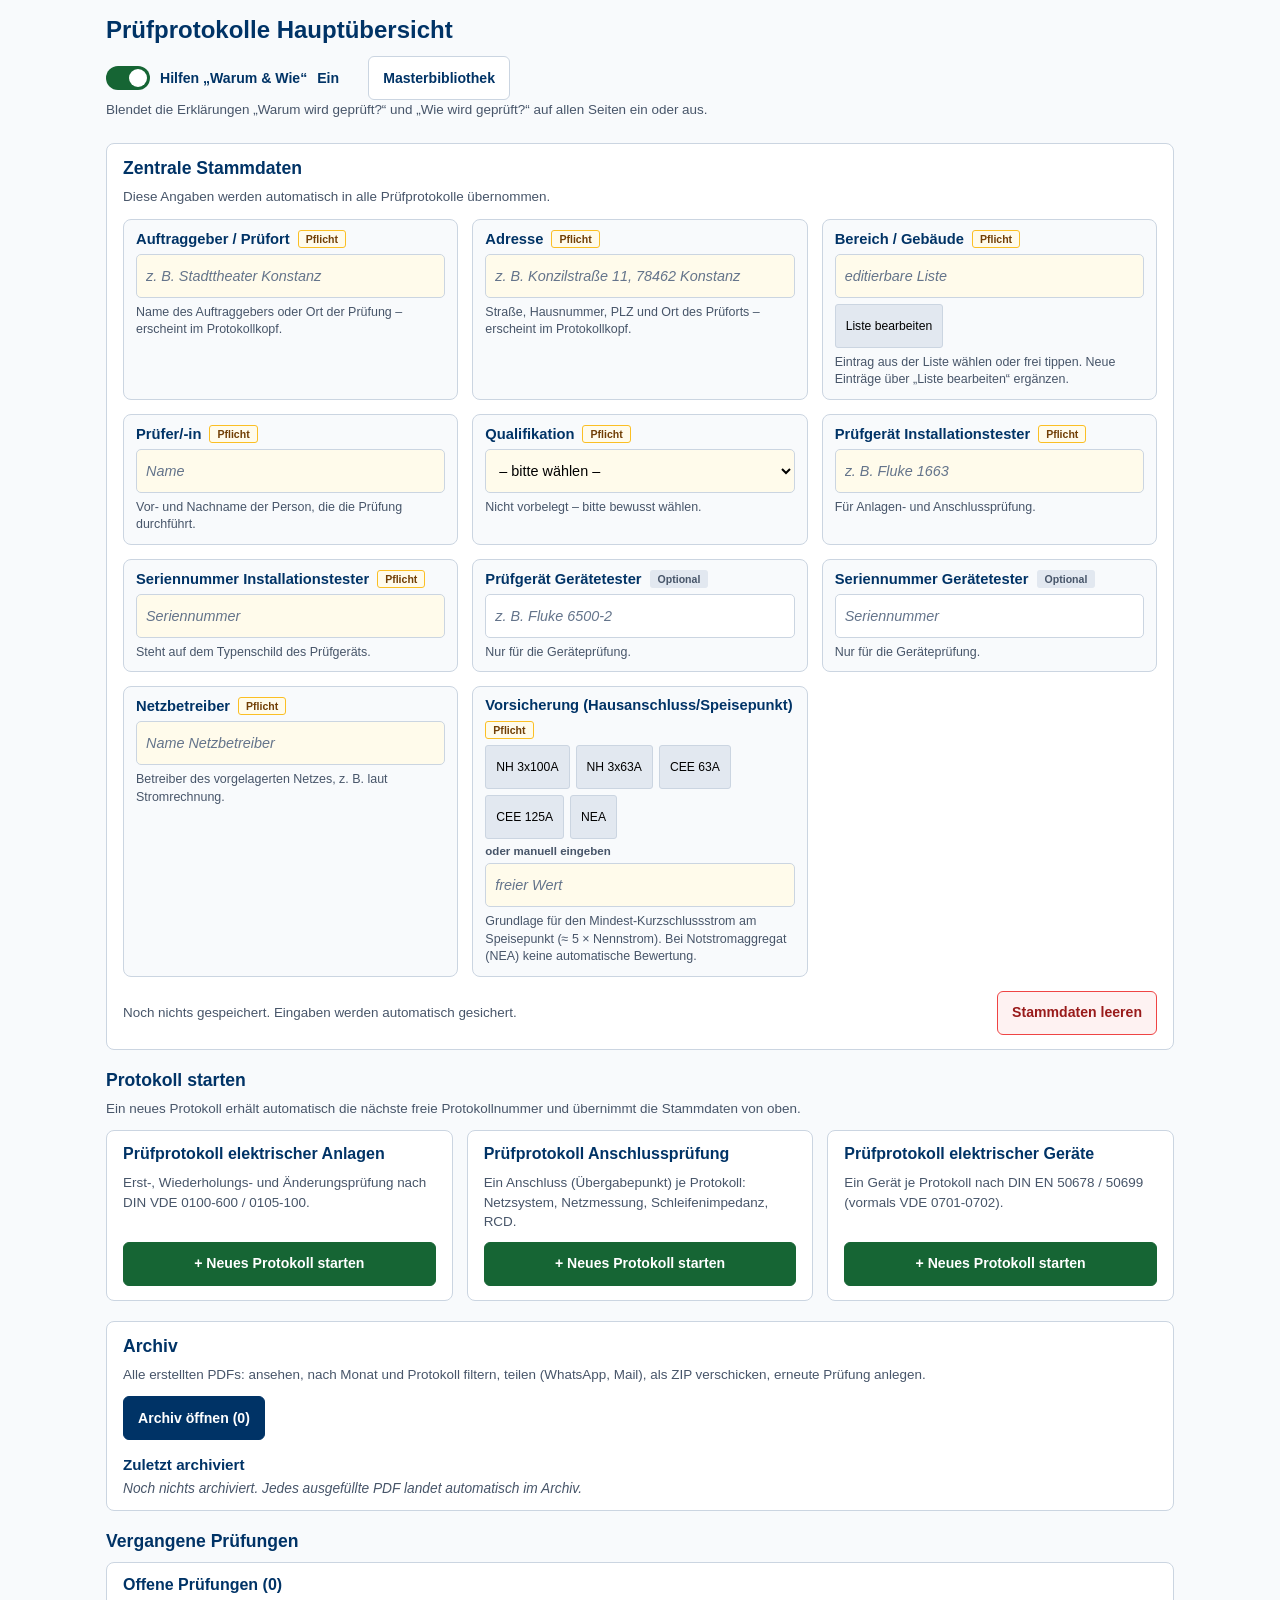
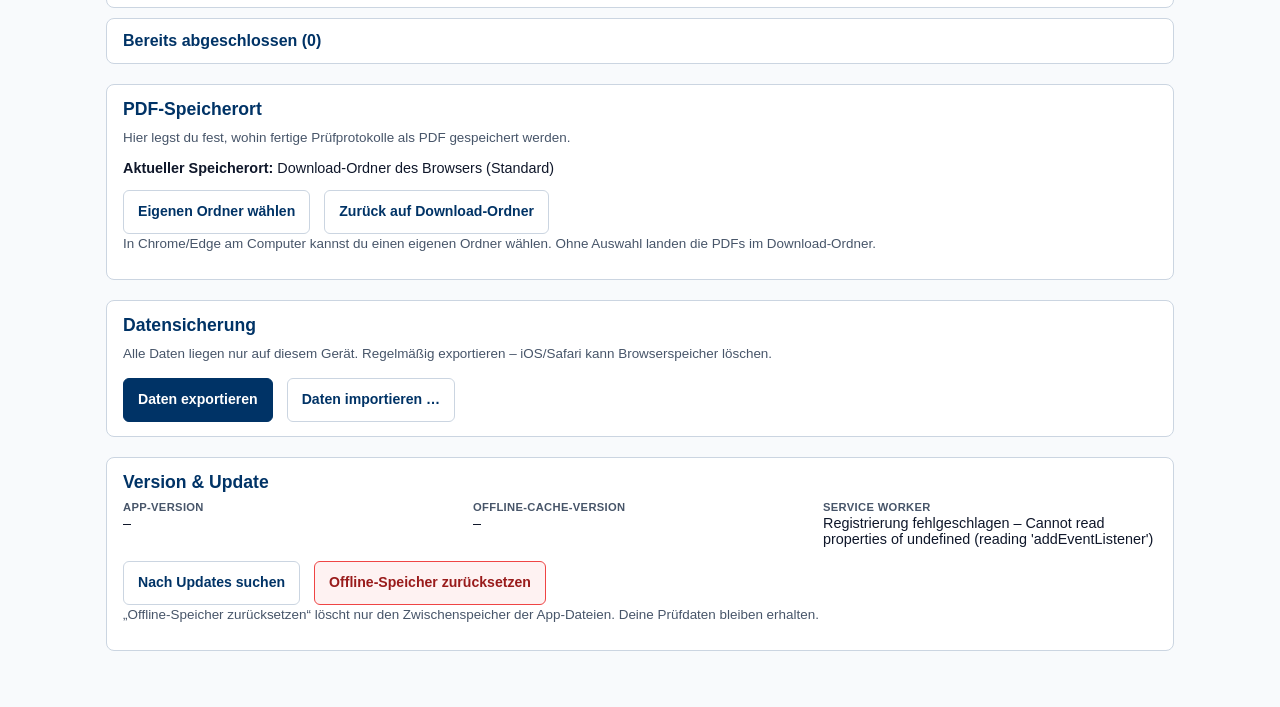
<file: index.html>
<!DOCTYPE html>
<html lang="de">
<head>
<meta charset="UTF-8">
<meta name="viewport" content="width=device-width, initial-scale=1, viewport-fit=cover">
<link rel="manifest" href="manifest.json">
<meta name="theme-color" content="#003366">
<link rel="icon" type="image/png" sizes="32x32" href="icons/app/favicon-32.png">
<link rel="apple-touch-icon" href="icons/app/apple-touch-icon.png">
<meta name="apple-mobile-web-app-capable" content="yes">
<meta name="apple-mobile-web-app-title" content="VDE Prüfung">
<title>Prüfprotokolle Hauptübersicht – VDE Prüf App</title>
<link rel="stylesheet" href="css/style.css">
<link rel="stylesheet" href="css/felder.css">
<link rel="stylesheet" href="css/erklaerungen.css">
<link rel="stylesheet" href="css/startseite.css">
</head>
<body>
<a class="skip-link" href="#inhalt">Zum Inhalt springen</a>

<header class="seitenkopf">
  <h1>Prüfprotokolle Hauptübersicht</h1>
  <div class="kopfzeile">
    <label class="schalter">
      <input type="checkbox" role="switch" id="toggleInfokarten" aria-describedby="hilfen-hinweis">
      <span class="schalter-spur" aria-hidden="true"></span>
      <span>Hilfen „Warum &amp; Wie“</span>
      <span class="schalter-text" data-schalter-text aria-hidden="true">Ein</span>
    </label>
    <a class="btn btn-secondary" href="masterbibliothek.html">Masterbibliothek</a>
  </div>
  <p class="karte-hinweis" id="hilfen-hinweis">Blendet die Erklärungen „Warum wird geprüft?“ und „Wie wird geprüft?“ auf allen Seiten ein oder aus.</p>
</header>

<main id="inhalt" class="inhalt">
  <div id="meldung" class="meldung" role="status" aria-live="polite" hidden></div>

  <!-- 1. Zentrale Stammdaten -->
  <section class="karte" aria-labelledby="h-stammdaten">
    <h2 id="h-stammdaten">Zentrale Stammdaten</h2>
    <p class="karte-hinweis">Diese Angaben werden automatisch in alle Prüfprotokolle übernommen.</p>
    <div id="stammdaten-felder" class="grid formular"></div>
    <div class="aktionszeile">
      <span id="stammdaten-status" class="speicher-status" role="status" aria-live="polite">Wird geladen …</span>
      <button type="button" class="btn btn-danger" id="btn-stammdaten-leeren">Stammdaten leeren</button>
    </div>
  </section>

  <!-- 2. Protokoll starten -->
  <section aria-labelledby="h-start">
    <h2 id="h-start">Protokoll starten</h2>
    <p class="karte-hinweis">Ein neues Protokoll erhält automatisch die nächste freie Protokollnummer und übernimmt die Stammdaten von oben.</p>
    <div id="kacheln" class="grid"></div>
  </section>

  <!-- 3. Archiv -->
  <section class="karte" aria-labelledby="h-archiv">
    <h2 id="h-archiv">Archiv</h2>
    <p class="karte-hinweis">Alle erstellten PDFs: ansehen, nach Monat und Protokoll filtern, teilen (WhatsApp, Mail), als ZIP verschicken, erneute Prüfung anlegen.</p>
    <a class="btn" href="archiv.html" id="btn-archiv">Archiv öffnen</a>
    <h3 class="unterueberschrift">Zuletzt archiviert</h3>
    <div id="archiv-letzte"></div>
  </section>

  <!-- 4. Vergangene Prüfungen -->
  <section aria-labelledby="h-vergangene">
    <h2 id="h-vergangene">Vergangene Prüfungen</h2>
    <details class="karte bereich" id="bereich-offen">
      <summary>Offene Prüfungen (<span id="anzahl-offen">0</span>)</summary>
      <div id="liste-offen" class="eintraege"></div>
    </details>
    <details class="karte bereich" id="bereich-abgeschlossen">
      <summary>Bereits abgeschlossen (<span id="anzahl-abgeschlossen">0</span>)</summary>
      <div id="liste-abgeschlossen" class="eintraege"></div>
    </details>
  </section>

  <!-- 5. PDF-Speicherort -->
  <section class="karte" aria-labelledby="h-pdf">
    <h2 id="h-pdf">PDF-Speicherort</h2>
    <p class="karte-hinweis">Hier legst du fest, wohin fertige Prüfprotokolle als PDF gespeichert werden.</p>
    <p class="ist-wert"><strong>Aktueller Speicherort:</strong> <span id="pdf-ort">–</span></p>
    <div class="aktionszeile aktionszeile--links">
      <button type="button" class="btn btn-secondary" id="btn-pdf-ordner" hidden>Eigenen Ordner wählen</button>
      <button type="button" class="btn btn-secondary" id="btn-pdf-download" hidden>Zurück auf Download-Ordner</button>
    </div>
    <p class="karte-hinweis" id="pdf-hinweis"></p>
  </section>

  <!-- 6. Datensicherung -->
  <section class="karte" aria-labelledby="h-sicherung">
    <h2 id="h-sicherung">Datensicherung</h2>
    <p class="karte-hinweis">Alle Daten liegen nur auf diesem Gerät. Regelmäßig exportieren – iOS/Safari kann Browserspeicher löschen.</p>
    <div class="aktionszeile aktionszeile--links">
      <button type="button" class="btn" id="btn-export">Daten exportieren</button>
      <button type="button" class="btn btn-secondary" id="btn-import">Daten importieren …</button>
      <input type="file" id="import-datei" accept="application/json,.json" hidden>
    </div>
    <div id="import-vorschau" class="vorschau" hidden>
      <h3 class="unterueberschrift">Vorschau der Sicherung</h3>
      <p id="import-vorschau-text"></p>
      <div class="aktionszeile aktionszeile--links">
        <button type="button" class="btn btn-success" id="btn-import-merge">Zusammenführen</button>
        <button type="button" class="btn btn-danger" id="btn-import-ersetzen">Ersetzen …</button>
        <button type="button" class="btn btn-secondary" id="btn-import-abbruch">Abbrechen</button>
      </div>
      <ul class="hinweisliste">
        <li><strong>Zusammenführen:</strong> Vorhandene Daten bleiben. Gibt es ein Protokoll in beiden Beständen, gewinnt der neuere Stand.</li>
        <li><strong>Ersetzen:</strong> Alle vorhandenen Entwürfe, abgeschlossenen Protokolle und die Stammdaten werden durch die Sicherung ersetzt. Die Nummernzähler werden dabei nie zurückgesetzt.</li>
      </ul>
    </div>
  </section>

  <!-- 7. Version & Update -->
  <section class="karte" aria-labelledby="h-version">
    <h2 id="h-version">Version &amp; Update</h2>
    <dl class="versionsliste">
      <div><dt>App-Version</dt><dd id="v-app">–</dd></div>
      <div><dt>Offline-Cache-Version</dt><dd id="v-cache">–</dd></div>
      <div><dt>Service Worker</dt><dd id="v-sw">–</dd></div>
    </dl>
    <div id="update-bereich" class="meldung meldung--hinweis" role="status" hidden>
      <span>Update verfügbar.</span>
      <button type="button" class="btn btn-success" id="btn-update-laden">Update verfügbar – jetzt neu laden</button>
    </div>
    <div class="aktionszeile aktionszeile--links">
      <button type="button" class="btn btn-secondary" id="btn-update-suchen">Nach Updates suchen</button>
      <button type="button" class="btn btn-danger" id="btn-cache-reset">Offline-Speicher zurücksetzen</button>
    </div>
    <p class="karte-hinweis" id="update-ergebnis" role="status" aria-live="polite"></p>
    <p class="karte-hinweis">„Offline-Speicher zurücksetzen“ löscht nur den Zwischenspeicher der App-Dateien. Deine Prüfdaten bleiben erhalten.</p>
  </section>
</main>

<!-- Bestätigungsdialog (ersetzt window.confirm; Tastatur- und Screenreader-tauglich) -->
<dialog id="dialog" class="dialog" aria-labelledby="dialog-titel">
  <form method="dialog">
    <h2 id="dialog-titel"></h2>
    <div id="dialog-text"></div>
    <div class="aktionszeile aktionszeile--links">
      <button type="submit" value="abbruch" class="btn btn-secondary" id="dialog-abbruch">Abbrechen</button>
      <button type="submit" value="ok" class="btn" id="dialog-ok">OK</button>
    </div>
  </form>
</dialog>

<script src="js/felder-daten.js"></script>
<script src="js/icons.js"></script>
<script src="js/erklaerungen-daten.js"></script>
<script src="js/erklaerungen.js"></script>
<script src="js/app-config.js"></script>
<script src="js/feld-renderer.js"></script>
<script src="js/speicher.js"></script>
<script src="js/startseite.js"></script>
</body>
</html>
</file>
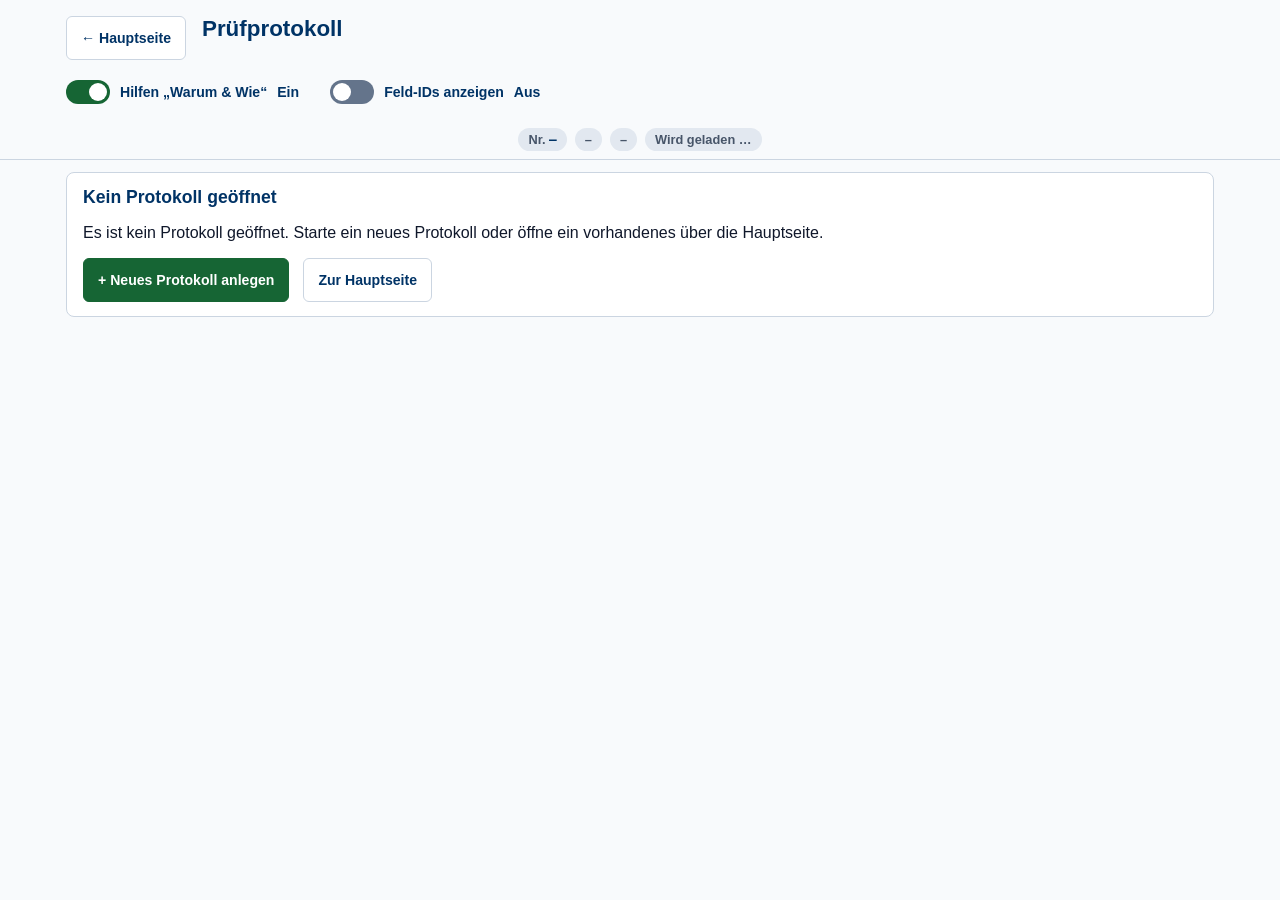
<file: anlagenpruefung.html>
<!DOCTYPE html>
<html lang="de">
<head>
<meta charset="UTF-8">
<meta name="viewport" content="width=device-width, initial-scale=1, viewport-fit=cover">
<link rel="manifest" href="manifest.json">
<meta name="theme-color" content="#003366">
<link rel="icon" type="image/png" sizes="32x32" href="icons/app/favicon-32.png">
<link rel="apple-touch-icon" href="icons/app/apple-touch-icon.png">
<meta name="apple-mobile-web-app-capable" content="yes">
<meta name="apple-mobile-web-app-title" content="VDE Prüfung">
<title>Prüfprotokoll elektrischer Anlagen – VDE Prüf App</title>
<link rel="stylesheet" href="css/style.css">
<link rel="stylesheet" href="css/felder.css">
<link rel="stylesheet" href="css/erklaerungen.css">
<link rel="stylesheet" href="css/protokoll.css">
</head>
<body>
<a class="skip-link" href="#protokoll-form">Zum Protokoll springen</a>

<!-- Kopf: Titel, Schalter, Sprungleiste. Inhalt kommt aus dem Bauplan (js/protokoll-anlage.js). -->
<header class="protokoll-kopf">
  <div class="kopf-zeile">
    <a class="btn btn-secondary" href="index.html">← Hauptseite</a>
    <div class="kopf-titel">
      <h1 id="p-titel">Prüfprotokoll</h1>
      <p class="untertitel" id="p-untertitel"></p>
    </div>
  </div>
  <div class="kopfzeile">
    <label class="schalter">
      <input type="checkbox" role="switch" id="toggleInfokarten">
      <span class="schalter-spur" aria-hidden="true"></span>
      <span>Hilfen „Warum &amp; Wie“</span>
      <span class="schalter-text" data-schalter-text aria-hidden="true">Ein</span>
    </label>
    <label class="schalter">
      <input type="checkbox" role="switch" id="toggleFeldIds">
      <span class="schalter-spur" aria-hidden="true"></span>
      <span>Feld-IDs anzeigen</span>
      <span class="schalter-text" data-schalter-text aria-hidden="true">Ein</span>
    </label>
  </div>
</header>

<!-- Statusleiste (bleibt oben stehen) -->
<div class="statusleiste" role="status" aria-live="polite">
  <span class="status-chip status-chip--nummer">Nr. <strong id="p-nummer">–</strong></span>
  <span class="status-chip" id="p-status">–</span>
  <span class="status-chip" id="p-fortschritt">–</span>
  <button type="button" class="status-chip status-chip--fehler status-chip--klick" id="p-maengel" aria-controls="p-maengel-liste" hidden></button>
  <span class="status-chip" id="p-speicher">Wird geladen …</span>
</div>

<main class="protokoll-inhalt">
  <div id="meldung" class="meldung" role="status" aria-live="polite" hidden></div>

  <!-- Kein / ungültiger Entwurf -->
  <section class="karte" id="kein-entwurf" hidden>
    <h2>Kein Protokoll geöffnet</h2>
    <p id="kein-entwurf-text"></p>
    <div class="aktionszeile aktionszeile--links">
      <button type="button" class="btn btn-success" id="btn-neu-anlegen">+ Neues Protokoll anlegen</button>
      <a class="btn btn-secondary" href="index.html">Zur Hauptseite</a>
    </div>
  </section>

  <div id="protokoll-inhalt">
    <nav class="abschnitt-nav" id="abschnitt-nav" aria-label="Abschnitte des Protokolls"></nav>

    <!-- Abschnitte werden aus dem Bauplan erzeugt -->
    <div id="protokoll-form" class="protokoll-form"></div>

    <!-- Protokoll erstellen: PDF-Plan in js/pdf-anlage.js, Zeichnen in js/pdf-layout.js -->
    <section class="karte abschnitt" id="abschnitt-erstellen" aria-labelledby="h-erstellen">
      <h2 id="h-erstellen">Protokoll erstellen</h2>
      <p class="karte-hinweis">„Ausgefülltes Protokoll“ prüft Pflichtfelder und Mängelbewertung und erstellt das PDF. „Leeres Protokoll“ ist eine Vorlage zum Ausfüllen von Hand.</p>
      <div class="aktionszeile aktionszeile--links">
        <button type="button" class="btn btn-success" id="btn-pdf-ausgefuellt">Ausgefülltes Protokoll erstellen</button>
        <button type="button" class="btn btn-secondary" id="btn-pdf-leer">Leeres Protokoll erstellen</button>
      </div>
      <div id="pflicht-ergebnis" class="meldung" role="status" aria-live="polite" hidden></div>
    </section>
  </div>
</main>

<dialog id="dialog" class="dialog" aria-labelledby="dialog-titel">
  <form method="dialog">
    <h2 id="dialog-titel"></h2>
    <div id="dialog-text"></div>
    <div class="aktionszeile aktionszeile--links">
      <button type="submit" value="abbruch" class="btn btn-secondary" id="dialog-abbruch">Abbrechen</button>
      <button type="submit" value="ok" class="btn" id="dialog-ok">OK</button>
    </div>
  </form>
</dialog>

<script src="js/felder-daten.js"></script>
<script src="js/icons.js"></script>
<script src="js/erklaerungen-daten.js"></script>
<script src="js/erklaerungen.js"></script>
<script src="js/app-config.js"></script>
<script src="js/feld-renderer.js"></script>
<script src="js/speicher.js"></script>
<script src="js/feld-logik.js"></script>
<script src="js/protokoll-seite.js"></script>
<script src="js/protokoll-anlage.js"></script>
<script src="js/pdf-layout.js"></script>   <!-- lädt jsPDF + Schrift erst beim Erstellen -->
<script src="js/pdf-protokoll.js"></script>
<script src="js/pdf-anlage.js"></script>
<script>ProtokollSeite.start(BAUPLAN_ANLAGE);</script>
</body>
</html>
</file>
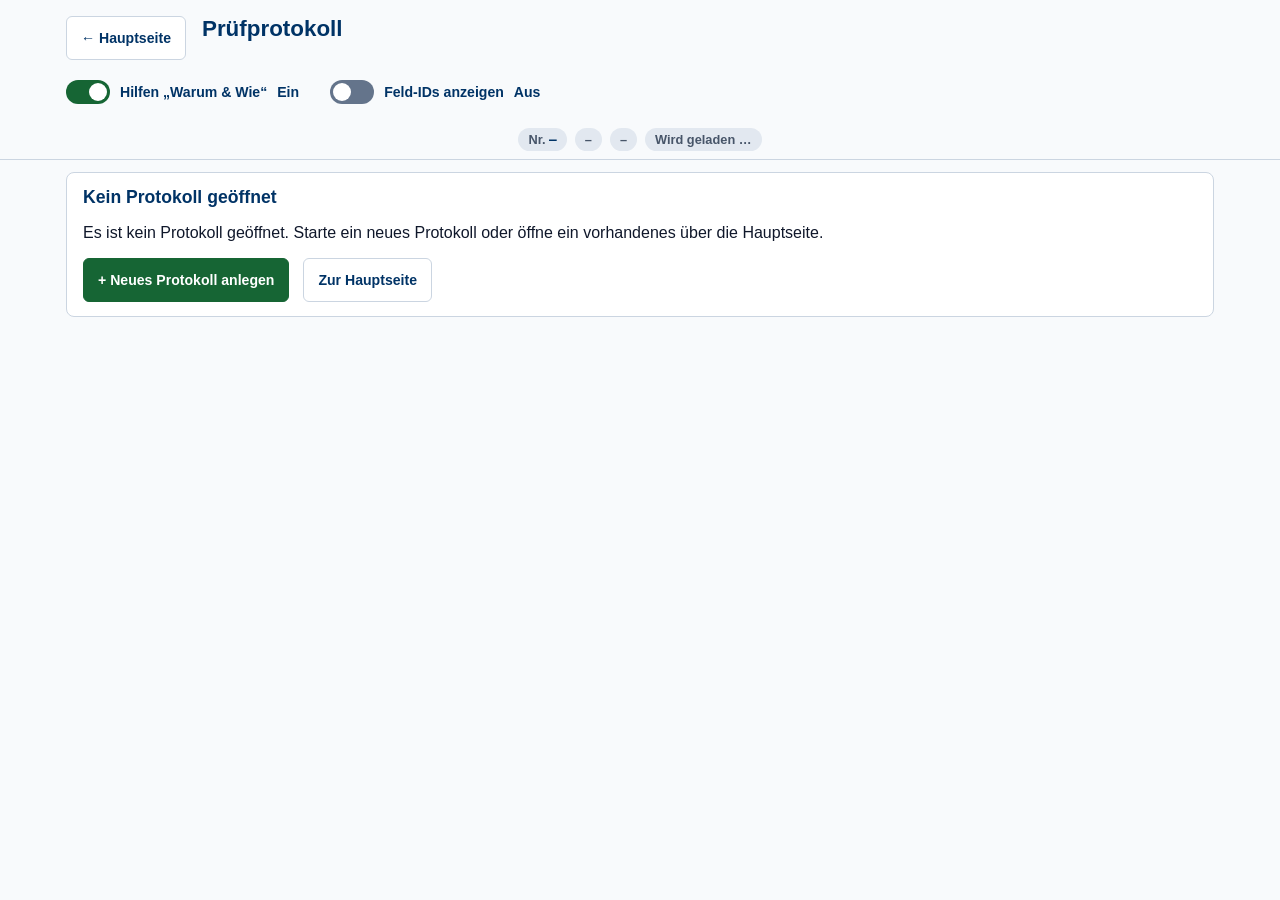
<file: anschlusspruefung.html>
<!DOCTYPE html>
<html lang="de">
<head>
<meta charset="UTF-8">
<meta name="viewport" content="width=device-width, initial-scale=1, viewport-fit=cover">
<link rel="manifest" href="manifest.json">
<meta name="theme-color" content="#003366">
<link rel="icon" type="image/png" sizes="32x32" href="icons/app/favicon-32.png">
<link rel="apple-touch-icon" href="icons/app/apple-touch-icon.png">
<meta name="apple-mobile-web-app-capable" content="yes">
<meta name="apple-mobile-web-app-title" content="VDE Prüfung">
<title>Prüfprotokoll Anschlussprüfung – VDE Prüf App</title>
<link rel="stylesheet" href="css/style.css">
<link rel="stylesheet" href="css/felder.css">
<link rel="stylesheet" href="css/erklaerungen.css">
<link rel="stylesheet" href="css/protokoll.css">
</head>
<body>
<a class="skip-link" href="#protokoll-form">Zum Protokoll springen</a>

<!-- Kopf: Titel, Schalter, Sprungleiste. Inhalt kommt aus dem Bauplan (js/protokoll-anschluss.js). -->
<header class="protokoll-kopf">
  <div class="kopf-zeile">
    <a class="btn btn-secondary" href="index.html">← Hauptseite</a>
    <div class="kopf-titel">
      <h1 id="p-titel">Prüfprotokoll</h1>
      <p class="untertitel" id="p-untertitel"></p>
    </div>
  </div>
  <div class="kopfzeile">
    <label class="schalter">
      <input type="checkbox" role="switch" id="toggleInfokarten">
      <span class="schalter-spur" aria-hidden="true"></span>
      <span>Hilfen „Warum &amp; Wie“</span>
      <span class="schalter-text" data-schalter-text aria-hidden="true">Ein</span>
    </label>
    <label class="schalter">
      <input type="checkbox" role="switch" id="toggleFeldIds">
      <span class="schalter-spur" aria-hidden="true"></span>
      <span>Feld-IDs anzeigen</span>
      <span class="schalter-text" data-schalter-text aria-hidden="true">Ein</span>
    </label>
  </div>
</header>

<!-- Statusleiste (bleibt oben stehen) -->
<div class="statusleiste" role="status" aria-live="polite">
  <span class="status-chip status-chip--nummer">Nr. <strong id="p-nummer">–</strong></span>
  <span class="status-chip" id="p-status">–</span>
  <span class="status-chip" id="p-fortschritt">–</span>
  <button type="button" class="status-chip status-chip--fehler status-chip--klick" id="p-maengel" aria-controls="p-maengel-liste" hidden></button>
  <span class="status-chip" id="p-speicher">Wird geladen …</span>
</div>

<main class="protokoll-inhalt">
  <div id="meldung" class="meldung" role="status" aria-live="polite" hidden></div>

  <!-- Kein / ungültiger Entwurf -->
  <section class="karte" id="kein-entwurf" hidden>
    <h2>Kein Protokoll geöffnet</h2>
    <p id="kein-entwurf-text"></p>
    <div class="aktionszeile aktionszeile--links">
      <button type="button" class="btn btn-success" id="btn-neu-anlegen">+ Neues Protokoll anlegen</button>
      <a class="btn btn-secondary" href="index.html">Zur Hauptseite</a>
    </div>
  </section>

  <div id="protokoll-inhalt">
    <nav class="abschnitt-nav" id="abschnitt-nav" aria-label="Abschnitte des Protokolls"></nav>

    <!-- Abschnitte werden aus dem Bauplan erzeugt -->
    <div id="protokoll-form" class="protokoll-form"></div>

    <!-- Protokoll erstellen: PDF-Plan in js/pdf-anschluss.js (1 Seite + Fotos), Bausteine js/pdf-protokoll.js -->
    <section class="karte abschnitt" id="abschnitt-erstellen" aria-labelledby="h-erstellen">
      <h2 id="h-erstellen">Protokoll erstellen</h2>
      <p class="karte-hinweis">„Ausgefülltes Protokoll“ prüft Pflichtfelder und Mängelbewertung und erstellt das PDF. „Leeres Protokoll“ ist eine Vorlage zum Ausfüllen von Hand.</p>
      <div class="aktionszeile aktionszeile--links">
        <button type="button" class="btn btn-success" id="btn-pdf-ausgefuellt">Ausgefülltes Protokoll erstellen</button>
        <button type="button" class="btn btn-secondary" id="btn-pdf-leer">Leeres Protokoll erstellen</button>
      </div>
      <div id="pflicht-ergebnis" class="meldung" role="status" aria-live="polite" hidden></div>
    </section>
  </div>
</main>

<dialog id="dialog" class="dialog" aria-labelledby="dialog-titel">
  <form method="dialog">
    <h2 id="dialog-titel"></h2>
    <div id="dialog-text"></div>
    <div class="aktionszeile aktionszeile--links">
      <button type="submit" value="abbruch" class="btn btn-secondary" id="dialog-abbruch">Abbrechen</button>
      <button type="submit" value="ok" class="btn" id="dialog-ok">OK</button>
    </div>
  </form>
</dialog>

<script src="js/felder-daten.js"></script>
<script src="js/icons.js"></script>
<script src="js/erklaerungen-daten.js"></script>
<script src="js/erklaerungen.js"></script>
<script src="js/app-config.js"></script>
<script src="js/feld-renderer.js"></script>
<script src="js/speicher.js"></script>
<script src="js/feld-logik.js"></script>
<script src="js/protokoll-seite.js"></script>
<script src="js/protokoll-anschluss.js"></script>
<script src="js/pdf-layout.js"></script>   <!-- lädt jsPDF + Schrift erst beim Erstellen -->
<script src="js/pdf-protokoll.js"></script>
<script src="js/pdf-anschluss.js"></script>
<script>ProtokollSeite.start(BAUPLAN_ANSCHLUSS);</script>
</body>
</html>
</file>
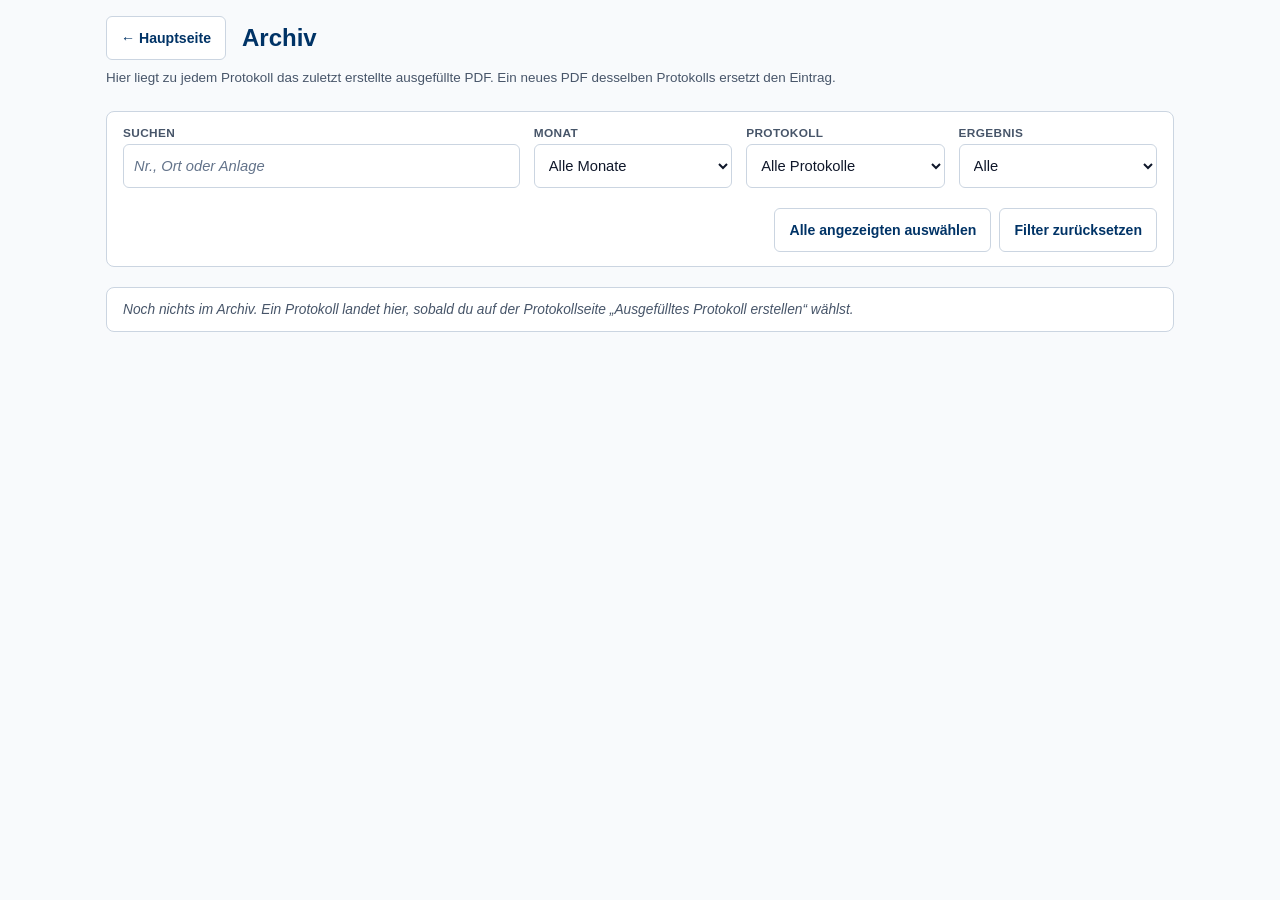
<file: archiv.html>
<!DOCTYPE html>
<html lang="de">
<head>
<meta charset="UTF-8">
<meta name="viewport" content="width=device-width, initial-scale=1, viewport-fit=cover">
<link rel="manifest" href="manifest.json">
<meta name="theme-color" content="#003366">
<link rel="icon" type="image/png" sizes="32x32" href="icons/app/favicon-32.png">
<link rel="apple-touch-icon" href="icons/app/apple-touch-icon.png">
<meta name="apple-mobile-web-app-capable" content="yes">
<meta name="apple-mobile-web-app-title" content="VDE Prüfung">
<title>Archiv – VDE Prüf App</title>
<link rel="stylesheet" href="css/style.css">
<link rel="stylesheet" href="css/startseite.css">
<link rel="stylesheet" href="css/archiv.css">
</head>
<body>
<a class="skip-link" href="#archiv-liste">Zur Liste springen</a>

<!-- Nur Gerüst. Logik: js/archiv.js · Speicher: js/speicher.js (Archiv) · Einstellungen: ARCHIV in js/app-config.js -->
<header class="seitenkopf">
  <div class="archiv-kopf">
    <a class="btn btn-secondary" href="index.html">← Hauptseite</a>
    <h1>Archiv</h1>
  </div>
  <p class="karte-hinweis">Hier liegt zu jedem Protokoll das zuletzt erstellte ausgefüllte PDF. Ein neues PDF desselben Protokolls ersetzt den Eintrag.</p>
</header>

<main class="inhalt">
  <div id="meldung" class="meldung" role="status" aria-live="polite" hidden></div>

  <!-- Filter -->
  <section class="karte archiv-filter" aria-labelledby="h-filter">
    <h2 id="h-filter" class="visually-hidden">Filter</h2>
    <div class="filter-raster">
      <label class="filter-feld filter-feld--suche">
        <span>Suchen</span>
        <input type="search" id="f-suche" placeholder="Nr., Ort oder Anlage" autocomplete="off">
      </label>
      <label class="filter-feld">
        <span>Monat</span>
        <select id="f-monat"></select>
      </label>
      <label class="filter-feld">
        <span>Protokoll</span>
        <select id="f-typ"></select>
      </label>
      <label class="filter-feld">
        <span>Ergebnis</span>
        <select id="f-ergebnis">
          <option value="">Alle</option>
          <option value="i.O.">nur i.O.</option>
          <option value="n.i.O.">nur n.i.O.</option>
          <option value="offen">nur offen (unvollständig)</option>
        </select>
      </label>
    </div>
    <div class="aktionszeile">
      <span id="treffer" class="speicher-status" role="status" aria-live="polite">Wird geladen …</span>
      <span class="aktionszeile aktionszeile--links archiv-filter-knoepfe">
        <button type="button" class="btn btn-secondary" id="btn-alle-waehlen">Alle angezeigten auswählen</button>
        <button type="button" class="btn btn-secondary" id="btn-filter-zurueck">Filter zurücksetzen</button>
      </span>
    </div>
  </section>

  <!-- Liste, nach Monat gruppiert -->
  <section id="archiv-liste" aria-label="Archivierte Protokolle" tabindex="-1"></section>
</main>

<!-- Auswahlleiste (erscheint bei ausgewählten Einträgen) -->
<div class="auswahlleiste" id="auswahlleiste" hidden>
  <span id="auswahl-text" role="status" aria-live="polite"></span>
  <button type="button" class="btn btn-success" id="btn-zip">Als ZIP zusammenfassen</button>
  <button type="button" class="btn btn-secondary" id="btn-auswahl-leeren">Aufheben</button>
</div>

<!-- Bestätigungsdialog (wie Hauptseite) -->
<dialog id="dialog" class="dialog" aria-labelledby="dialog-titel">
  <form method="dialog">
    <h2 id="dialog-titel"></h2>
    <div id="dialog-text"></div>
    <div class="aktionszeile aktionszeile--links">
      <button type="submit" value="abbruch" class="btn btn-secondary" id="dialog-abbruch">Abbrechen</button>
      <button type="submit" value="ok" class="btn" id="dialog-ok">OK</button>
    </div>
  </form>
</dialog>

<!-- ZIP fertig: Teilen / Herunterladen (eigener Klick, damit das Teilen-Menü auf jedem Gerät öffnet) -->
<dialog id="zip-dialog" class="dialog" aria-labelledby="zip-titel">
  <form method="dialog">
    <h2 id="zip-titel">ZIP ist fertig</h2>
    <p id="zip-text"></p>
    <div class="aktionszeile aktionszeile--links">
      <button type="submit" value="teilen" class="btn btn-success" id="zip-teilen">Teilen (WhatsApp, Mail …)</button>
      <button type="submit" value="laden" class="btn btn-secondary">Herunterladen</button>
      <button type="submit" value="abbruch" class="btn btn-secondary">Abbrechen</button>
    </div>
  </form>
</dialog>

<!-- Versand-Rückfrage nach dem Teilen (Knöpfe aus ARCHIV.versandwege) -->
<dialog id="versand-dialog" class="dialog" aria-labelledby="versand-titel">
  <form method="dialog">
    <h2 id="versand-titel">Wurde es verschickt?</h2>
    <p id="versand-text"></p>
    <div class="aktionszeile aktionszeile--links" id="versand-knoepfe"></div>
  </form>
</dialog>

<script src="js/app-config.js"></script>
<script src="js/speicher.js"></script>
<script src="js/zip.js"></script>
<script src="js/pdf-ansicht.js"></script>   <!-- lädt pdf.js erst beim ersten „Ansehen" -->
<script src="js/archiv.js"></script>
</body>
</html>
</file>
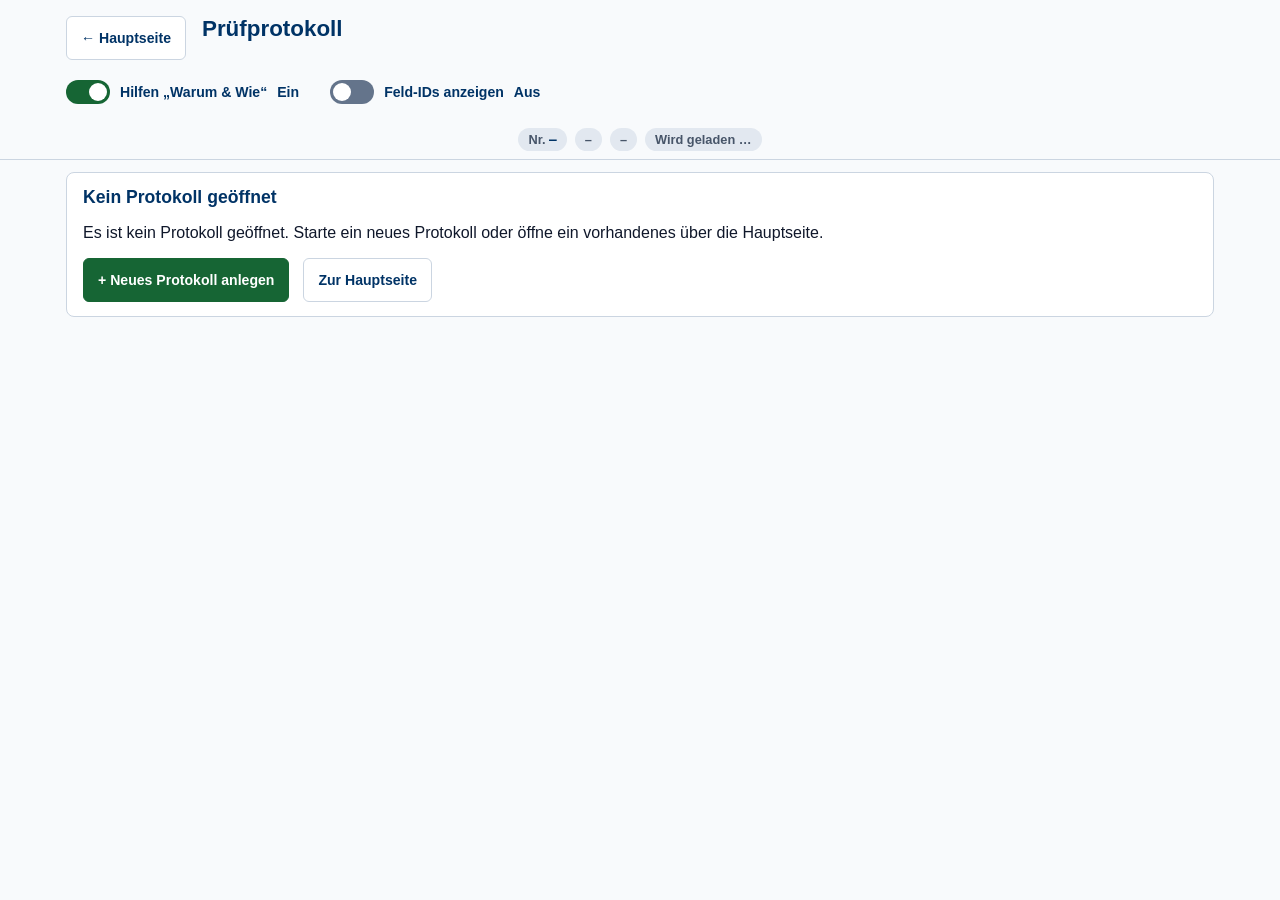
<file: geraetepruefung.html>
<!DOCTYPE html>
<html lang="de">
<head>
<meta charset="UTF-8">
<meta name="viewport" content="width=device-width, initial-scale=1, viewport-fit=cover">
<link rel="manifest" href="manifest.json">
<meta name="theme-color" content="#003366">
<link rel="icon" type="image/png" sizes="32x32" href="icons/app/favicon-32.png">
<link rel="apple-touch-icon" href="icons/app/apple-touch-icon.png">
<meta name="apple-mobile-web-app-capable" content="yes">
<meta name="apple-mobile-web-app-title" content="VDE Prüfung">
<title>Prüfprotokoll elektrischer Geräte – VDE Prüf App</title>
<link rel="stylesheet" href="css/style.css">
<link rel="stylesheet" href="css/felder.css">
<link rel="stylesheet" href="css/erklaerungen.css">
<link rel="stylesheet" href="css/protokoll.css">
</head>
<body>
<a class="skip-link" href="#protokoll-form">Zum Protokoll springen</a>

<!-- Kopf: Titel, Schalter, Sprungleiste. Inhalt kommt aus dem Bauplan (js/protokoll-geraete.js). -->
<header class="protokoll-kopf">
  <div class="kopf-zeile">
    <a class="btn btn-secondary" href="index.html">← Hauptseite</a>
    <div class="kopf-titel">
      <h1 id="p-titel">Prüfprotokoll</h1>
      <p class="untertitel" id="p-untertitel"></p>
    </div>
  </div>
  <div class="kopfzeile">
    <label class="schalter">
      <input type="checkbox" role="switch" id="toggleInfokarten">
      <span class="schalter-spur" aria-hidden="true"></span>
      <span>Hilfen „Warum &amp; Wie“</span>
      <span class="schalter-text" data-schalter-text aria-hidden="true">Ein</span>
    </label>
    <label class="schalter">
      <input type="checkbox" role="switch" id="toggleFeldIds">
      <span class="schalter-spur" aria-hidden="true"></span>
      <span>Feld-IDs anzeigen</span>
      <span class="schalter-text" data-schalter-text aria-hidden="true">Ein</span>
    </label>
  </div>
</header>

<!-- Statusleiste (bleibt oben stehen) -->
<div class="statusleiste" role="status" aria-live="polite">
  <span class="status-chip status-chip--nummer">Nr. <strong id="p-nummer">–</strong></span>
  <span class="status-chip" id="p-status">–</span>
  <span class="status-chip" id="p-fortschritt">–</span>
  <button type="button" class="status-chip status-chip--fehler status-chip--klick" id="p-maengel" aria-controls="p-maengel-liste" hidden></button>
  <span class="status-chip" id="p-speicher">Wird geladen …</span>
</div>

<main class="protokoll-inhalt">
  <div id="meldung" class="meldung" role="status" aria-live="polite" hidden></div>

  <!-- Kein / ungültiger Entwurf -->
  <section class="karte" id="kein-entwurf" hidden>
    <h2>Kein Protokoll geöffnet</h2>
    <p id="kein-entwurf-text"></p>
    <div class="aktionszeile aktionszeile--links">
      <button type="button" class="btn btn-success" id="btn-neu-anlegen">+ Neues Protokoll anlegen</button>
      <a class="btn btn-secondary" href="index.html">Zur Hauptseite</a>
    </div>
  </section>

  <div id="protokoll-inhalt">
    <nav class="abschnitt-nav" id="abschnitt-nav" aria-label="Abschnitte des Protokolls"></nav>

    <!-- Abschnitte werden aus dem Bauplan erzeugt -->
    <div id="protokoll-form" class="protokoll-form"></div>

    <!-- Protokoll erstellen: PDF-Plan in js/pdf-geraete.js (1 Seite + Fotos), Bausteine js/pdf-protokoll.js -->
    <section class="karte abschnitt" id="abschnitt-erstellen" aria-labelledby="h-erstellen">
      <h2 id="h-erstellen">Protokoll erstellen</h2>
      <p class="karte-hinweis">„Ausgefülltes Protokoll“ prüft Pflichtfelder und Mängelbewertung und erstellt das PDF. „Leeres Protokoll“ ist eine Vorlage zum Ausfüllen von Hand.</p>
      <div class="aktionszeile aktionszeile--links">
        <button type="button" class="btn btn-success" id="btn-pdf-ausgefuellt">Ausgefülltes Protokoll erstellen</button>
        <button type="button" class="btn btn-secondary" id="btn-pdf-leer">Leeres Protokoll erstellen</button>
      </div>
      <div id="pflicht-ergebnis" class="meldung" role="status" aria-live="polite" hidden></div>
    </section>
  </div>
</main>

<dialog id="dialog" class="dialog" aria-labelledby="dialog-titel">
  <form method="dialog">
    <h2 id="dialog-titel"></h2>
    <div id="dialog-text"></div>
    <div class="aktionszeile aktionszeile--links">
      <button type="submit" value="abbruch" class="btn btn-secondary" id="dialog-abbruch">Abbrechen</button>
      <button type="submit" value="ok" class="btn" id="dialog-ok">OK</button>
    </div>
  </form>
</dialog>

<script src="js/felder-daten.js"></script>
<script src="js/icons.js"></script>
<script src="js/erklaerungen-daten.js"></script>
<script src="js/erklaerungen.js"></script>
<script src="js/app-config.js"></script>
<script src="js/feld-renderer.js"></script>
<script src="js/speicher.js"></script>
<script src="js/feld-logik.js"></script>
<script src="js/protokoll-seite.js"></script>
<script src="js/protokoll-geraete.js"></script>
<script src="js/pdf-layout.js"></script>   <!-- lädt jsPDF + Schrift erst beim Erstellen -->
<script src="js/pdf-protokoll.js"></script>
<script src="js/pdf-geraete.js"></script>
<script>ProtokollSeite.start(BAUPLAN_GERAETE);</script>
</body>
</html>
</file>
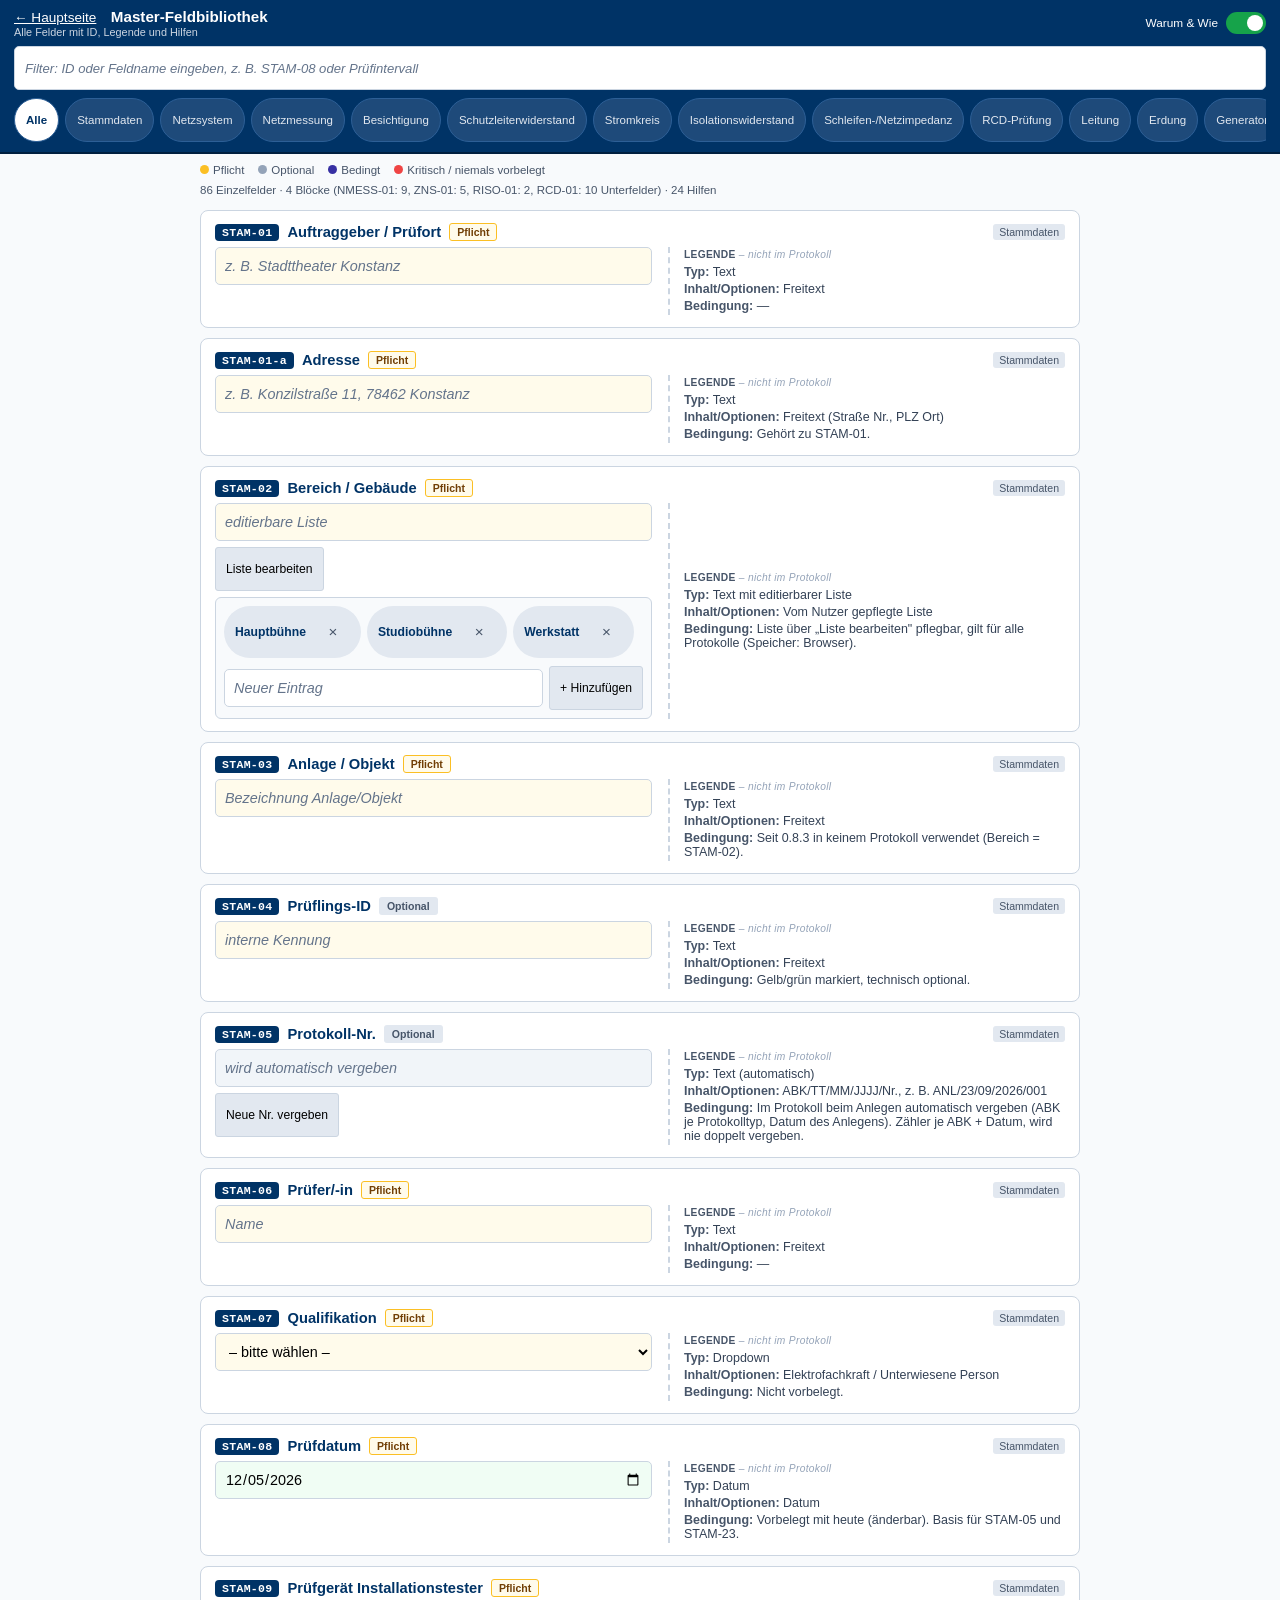
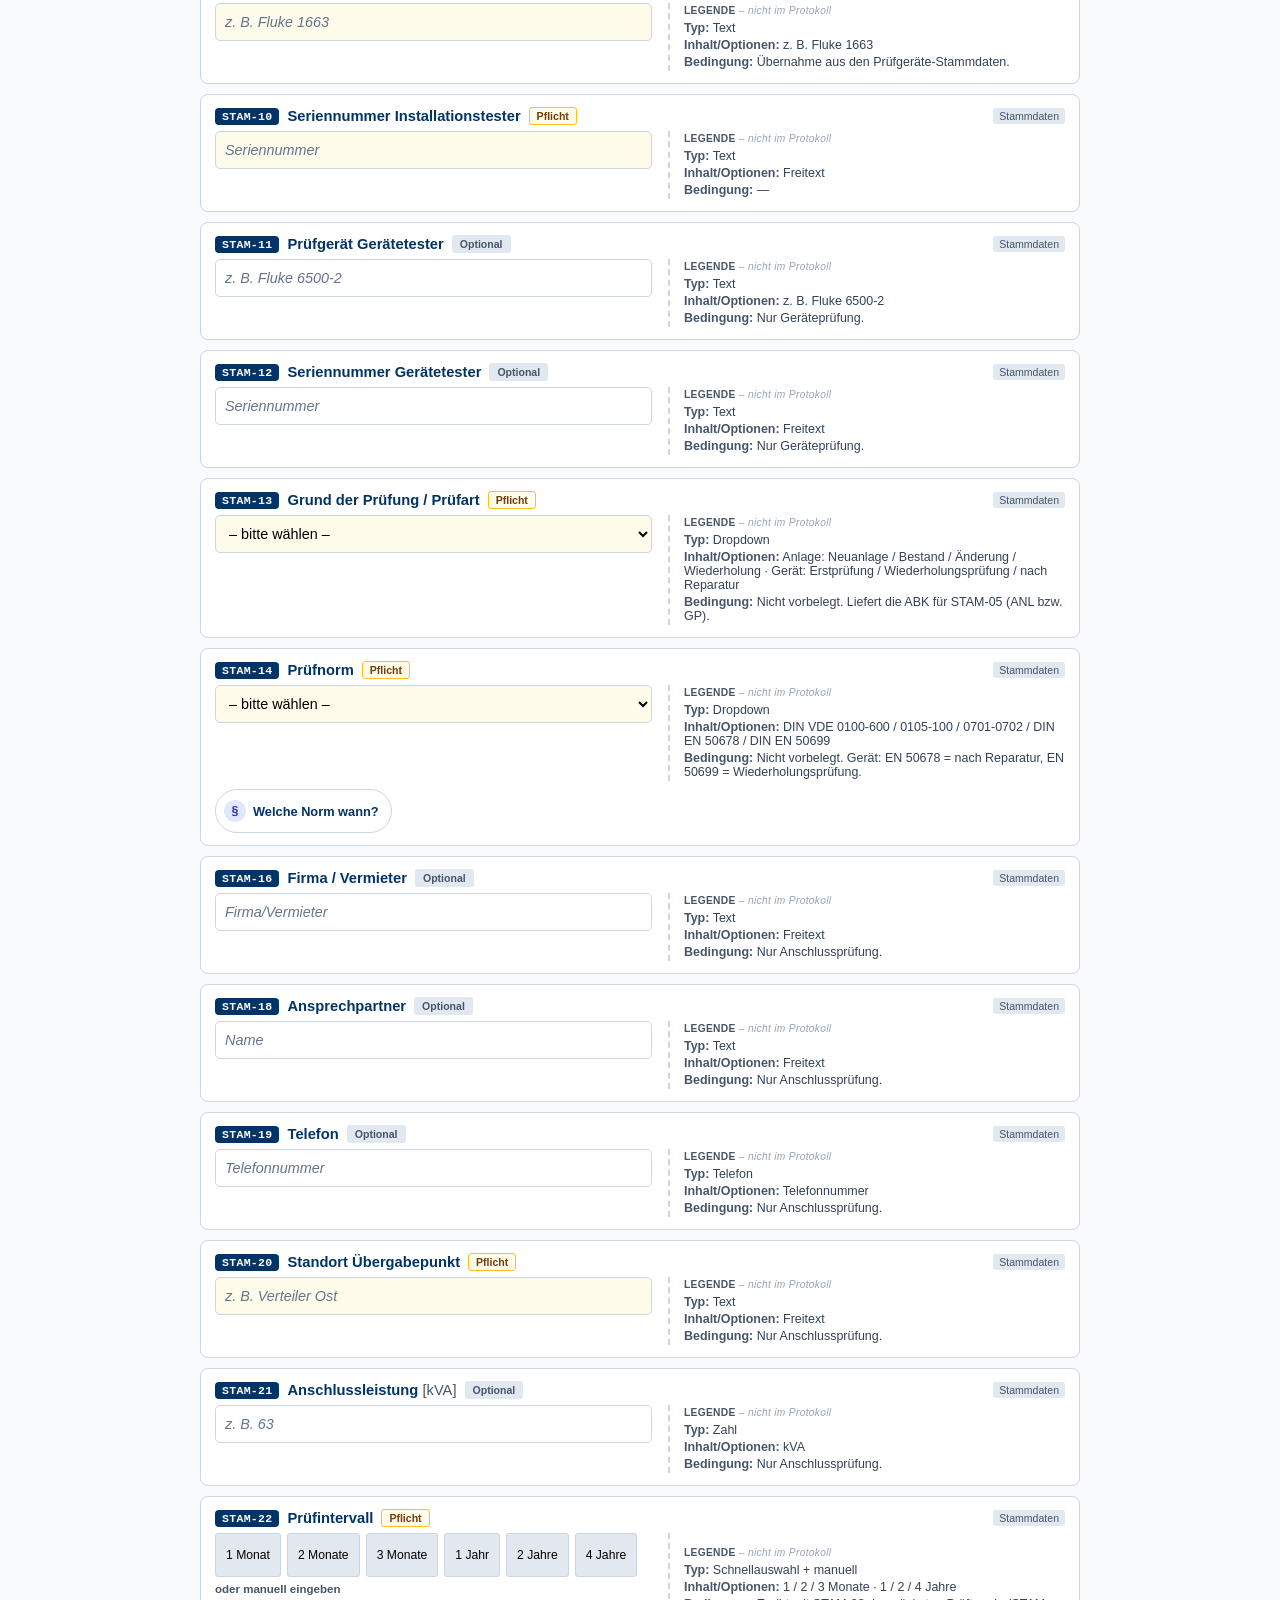
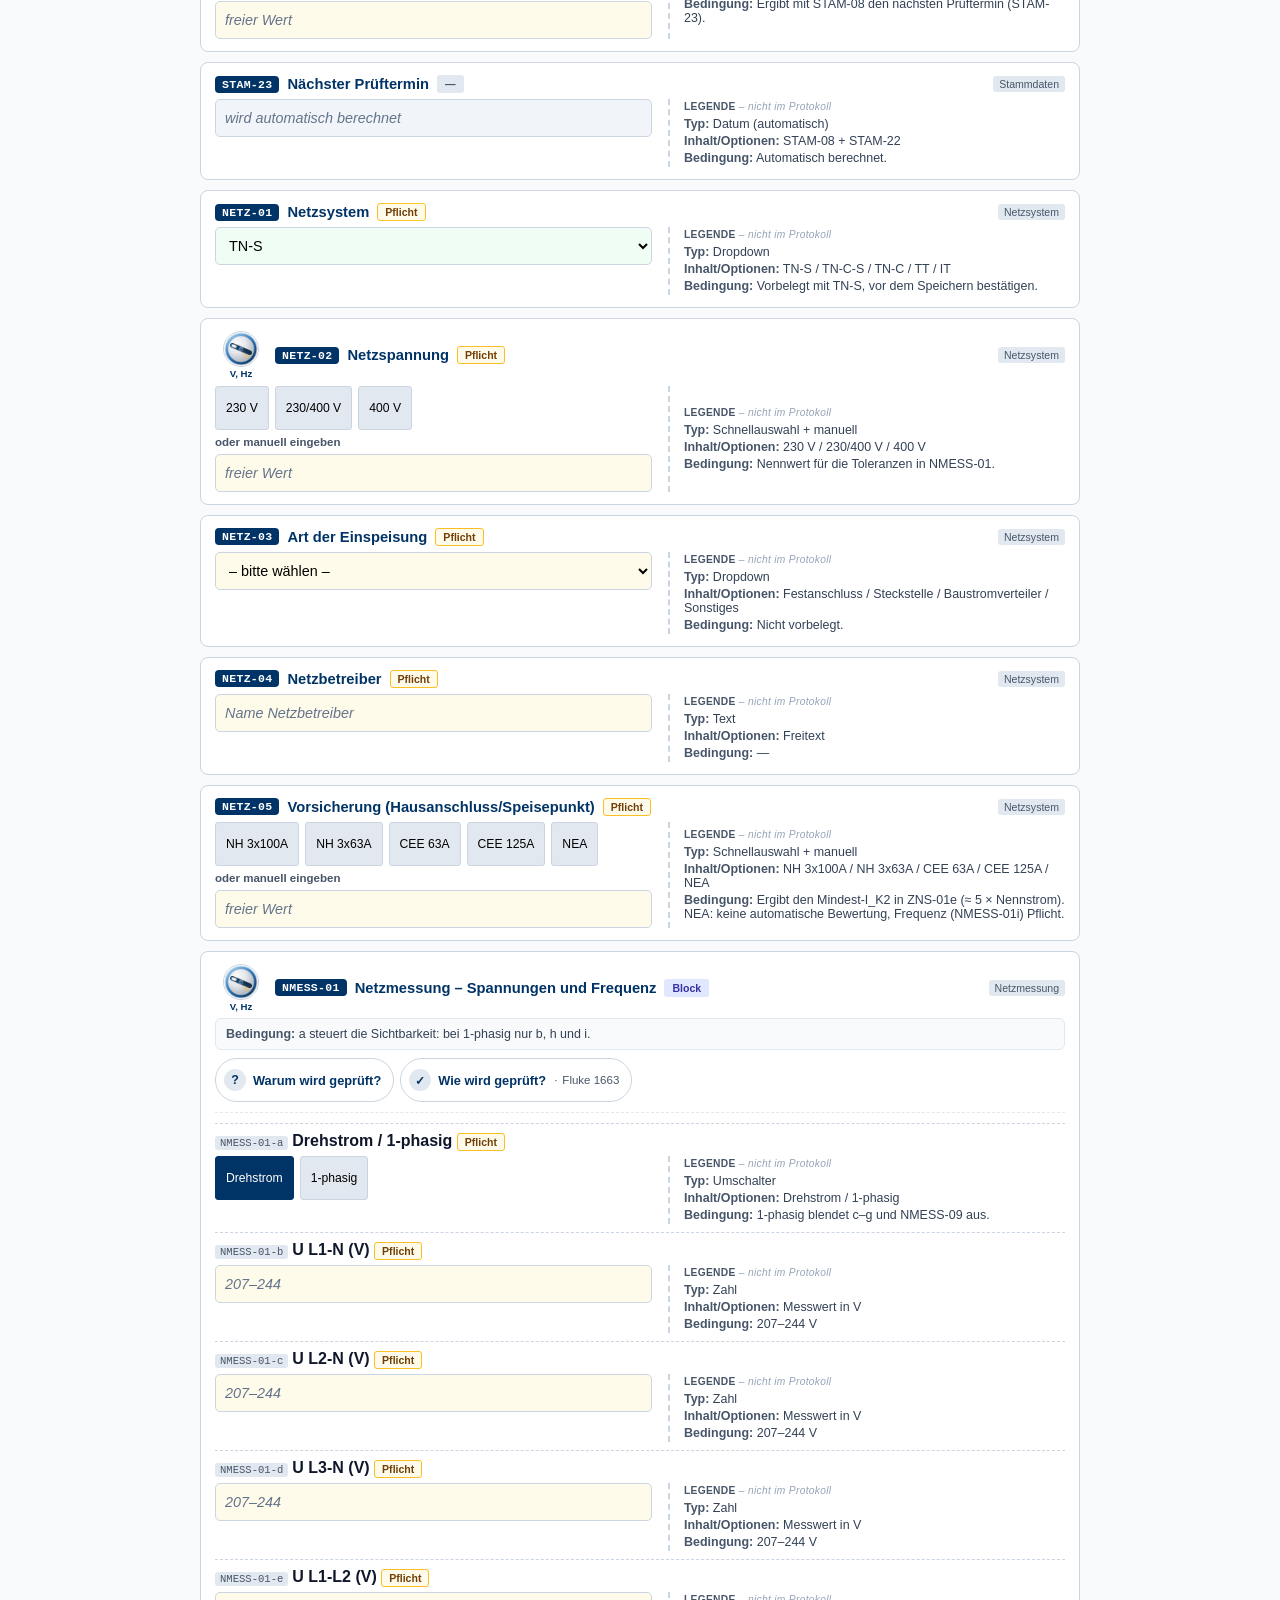
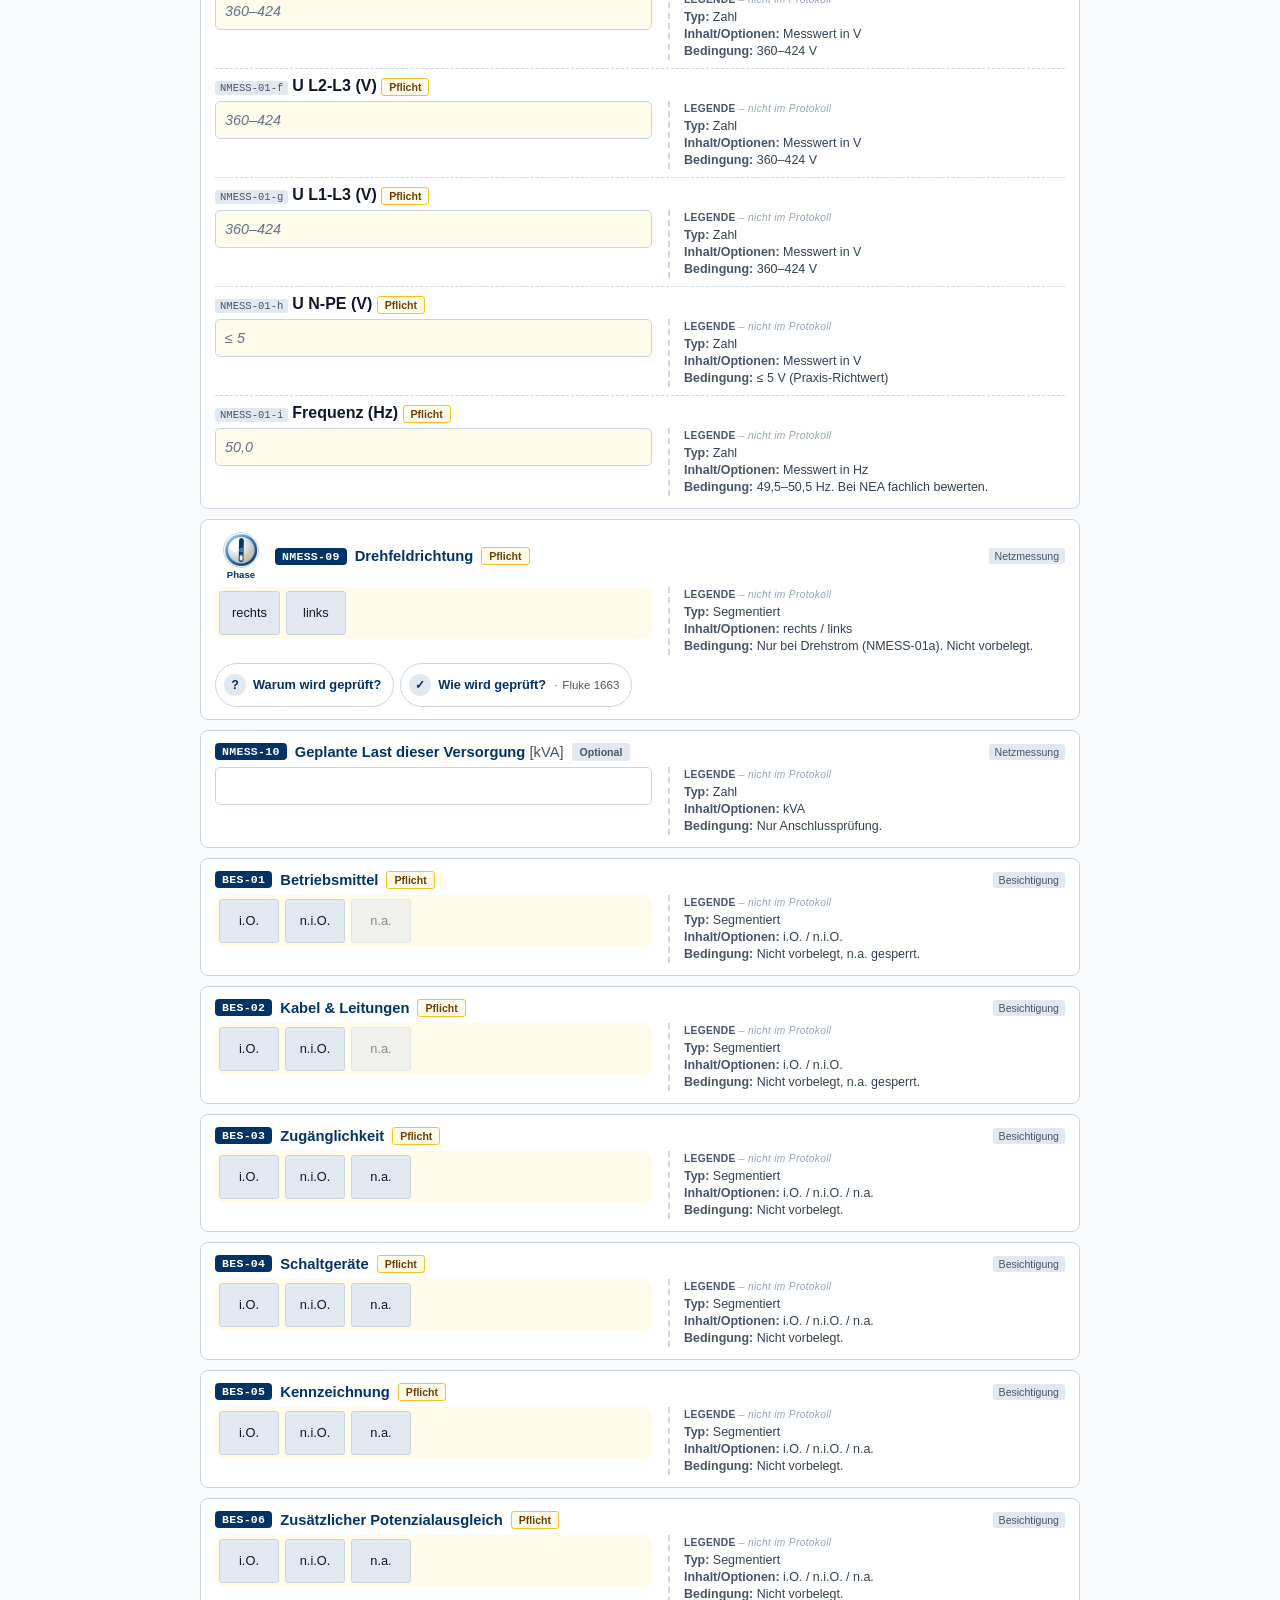
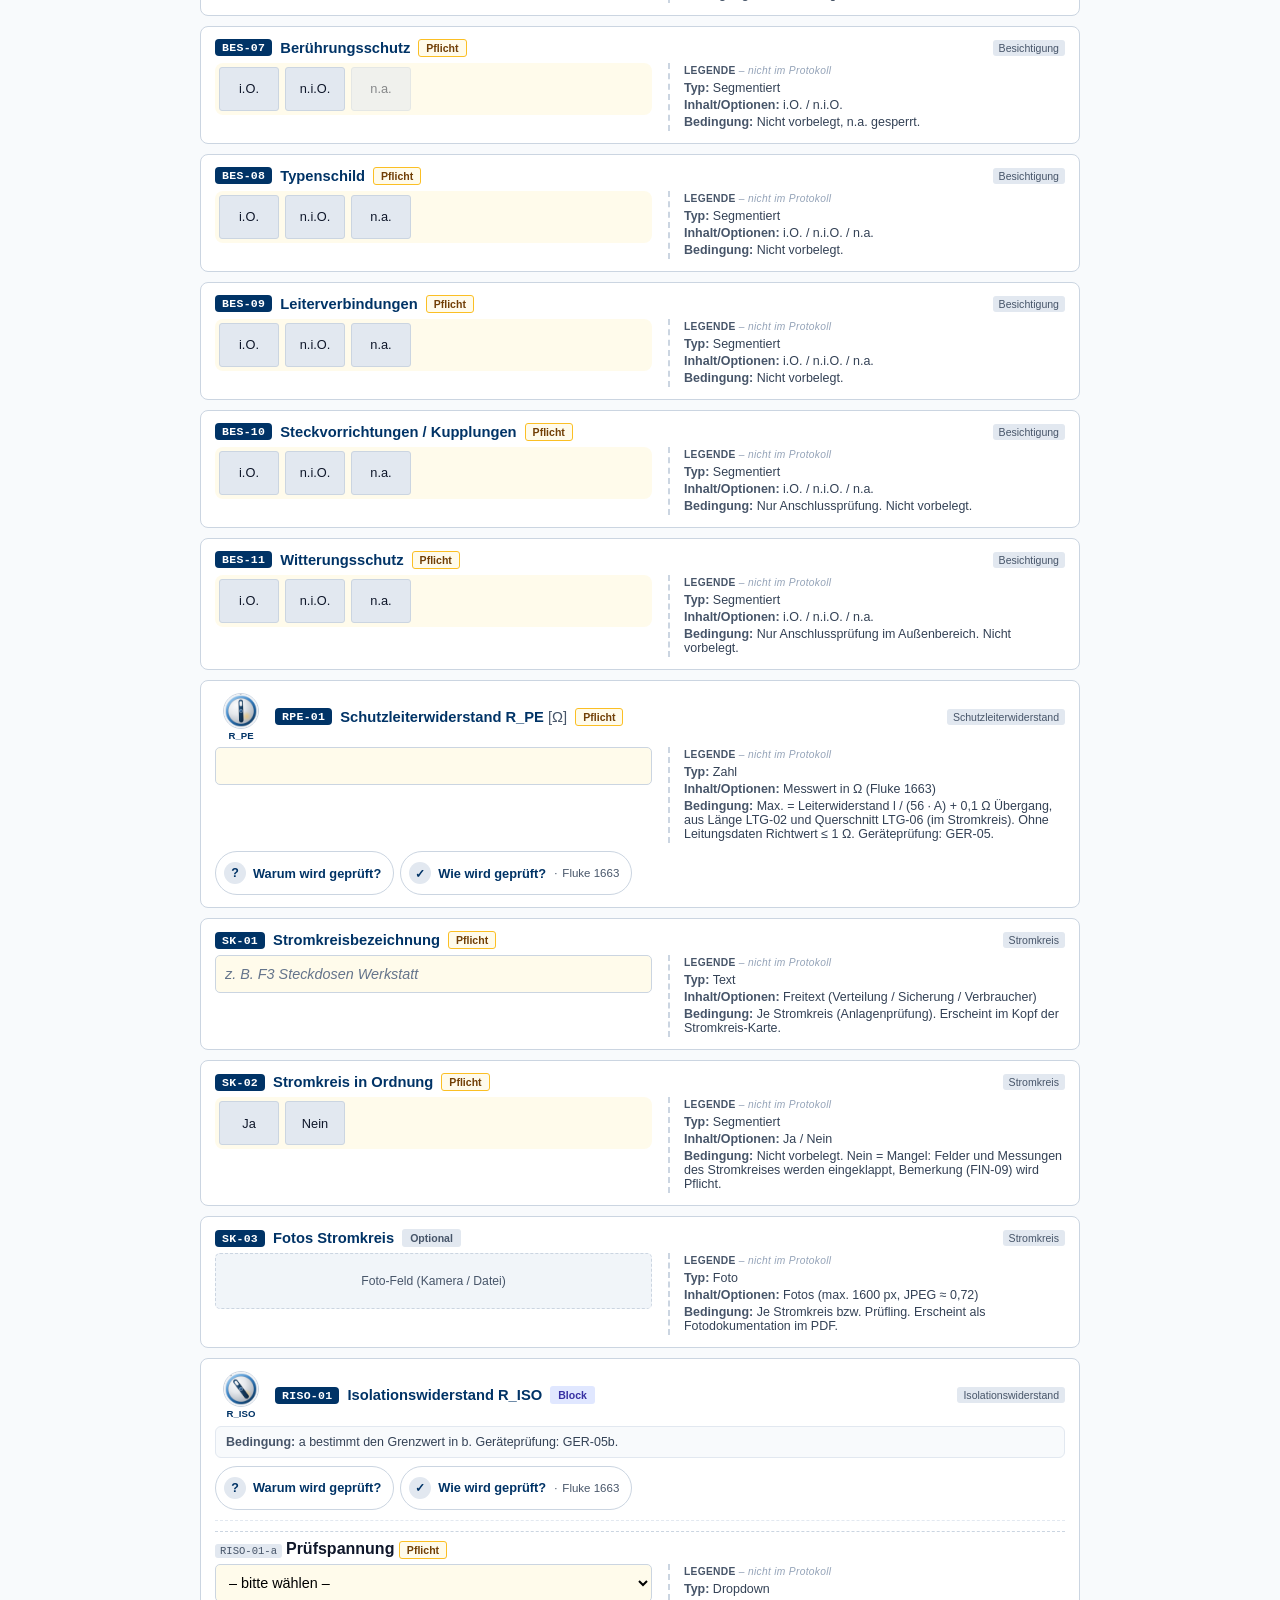
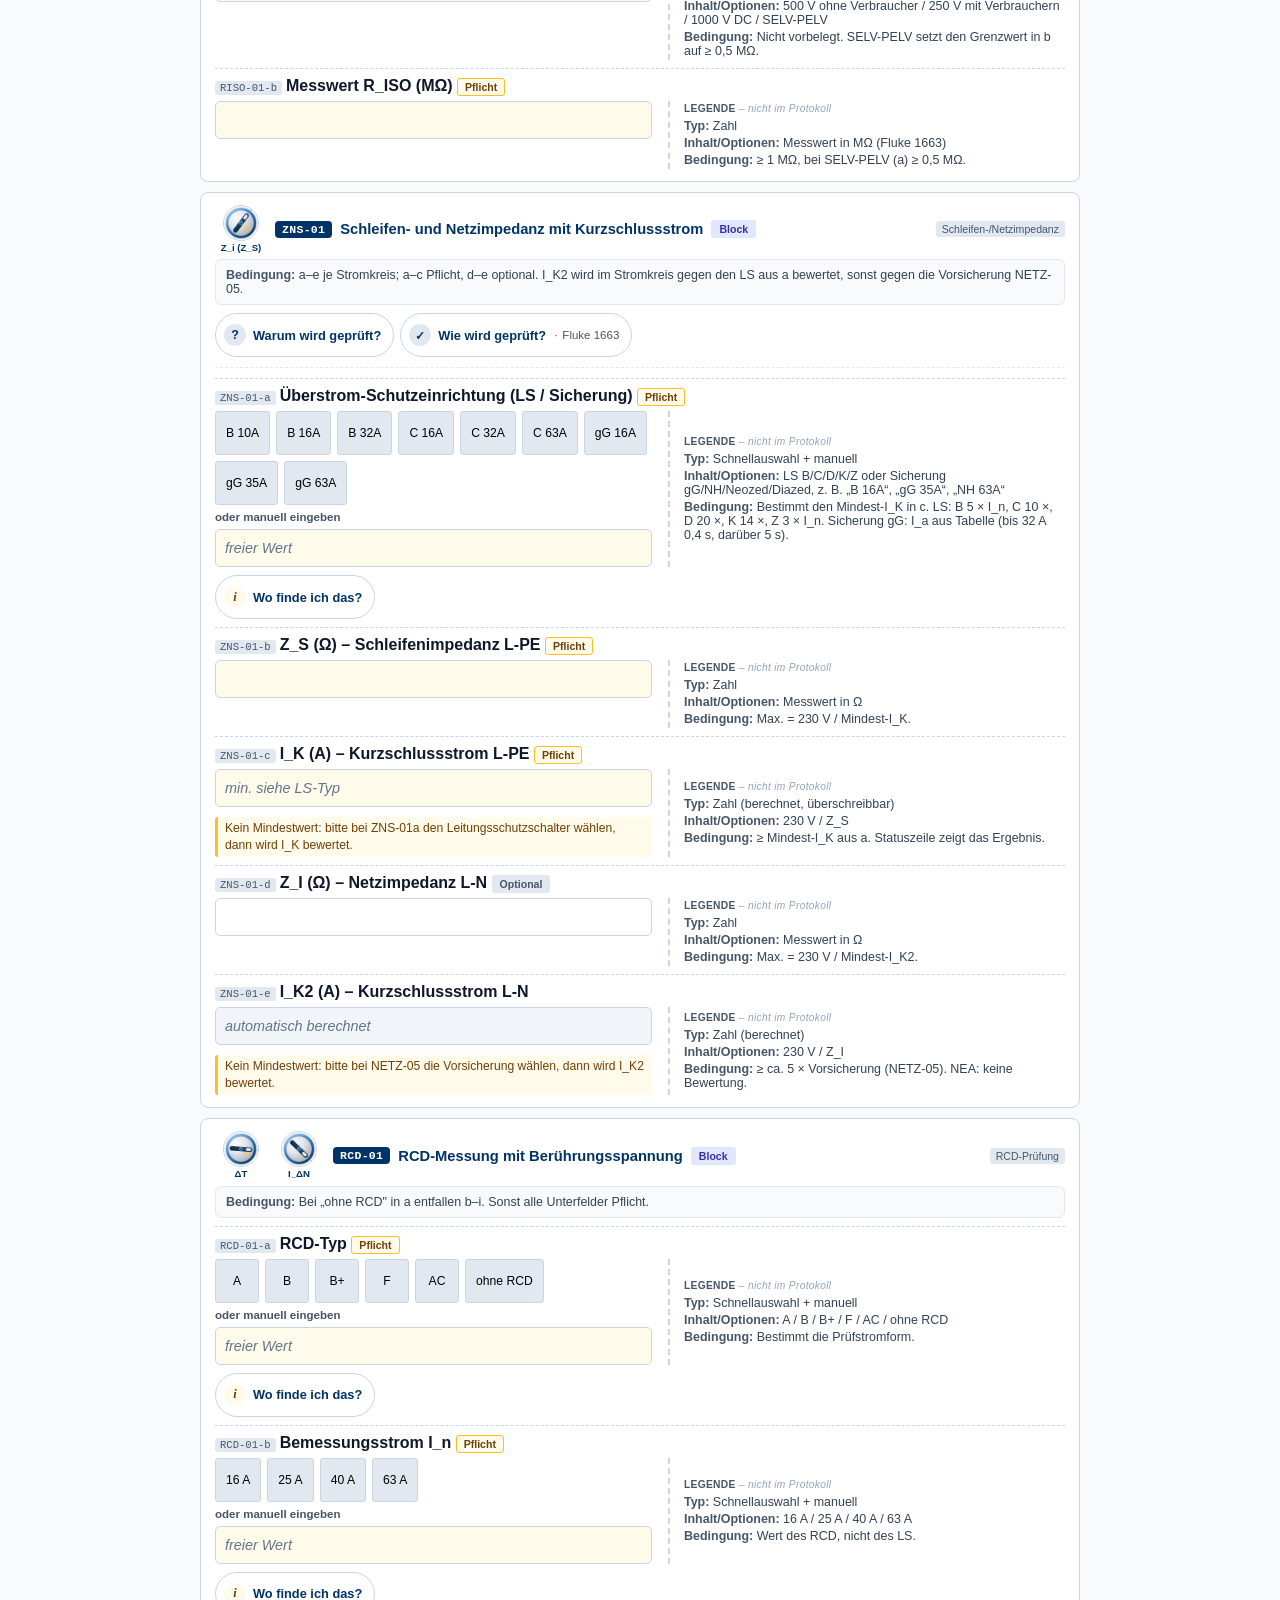
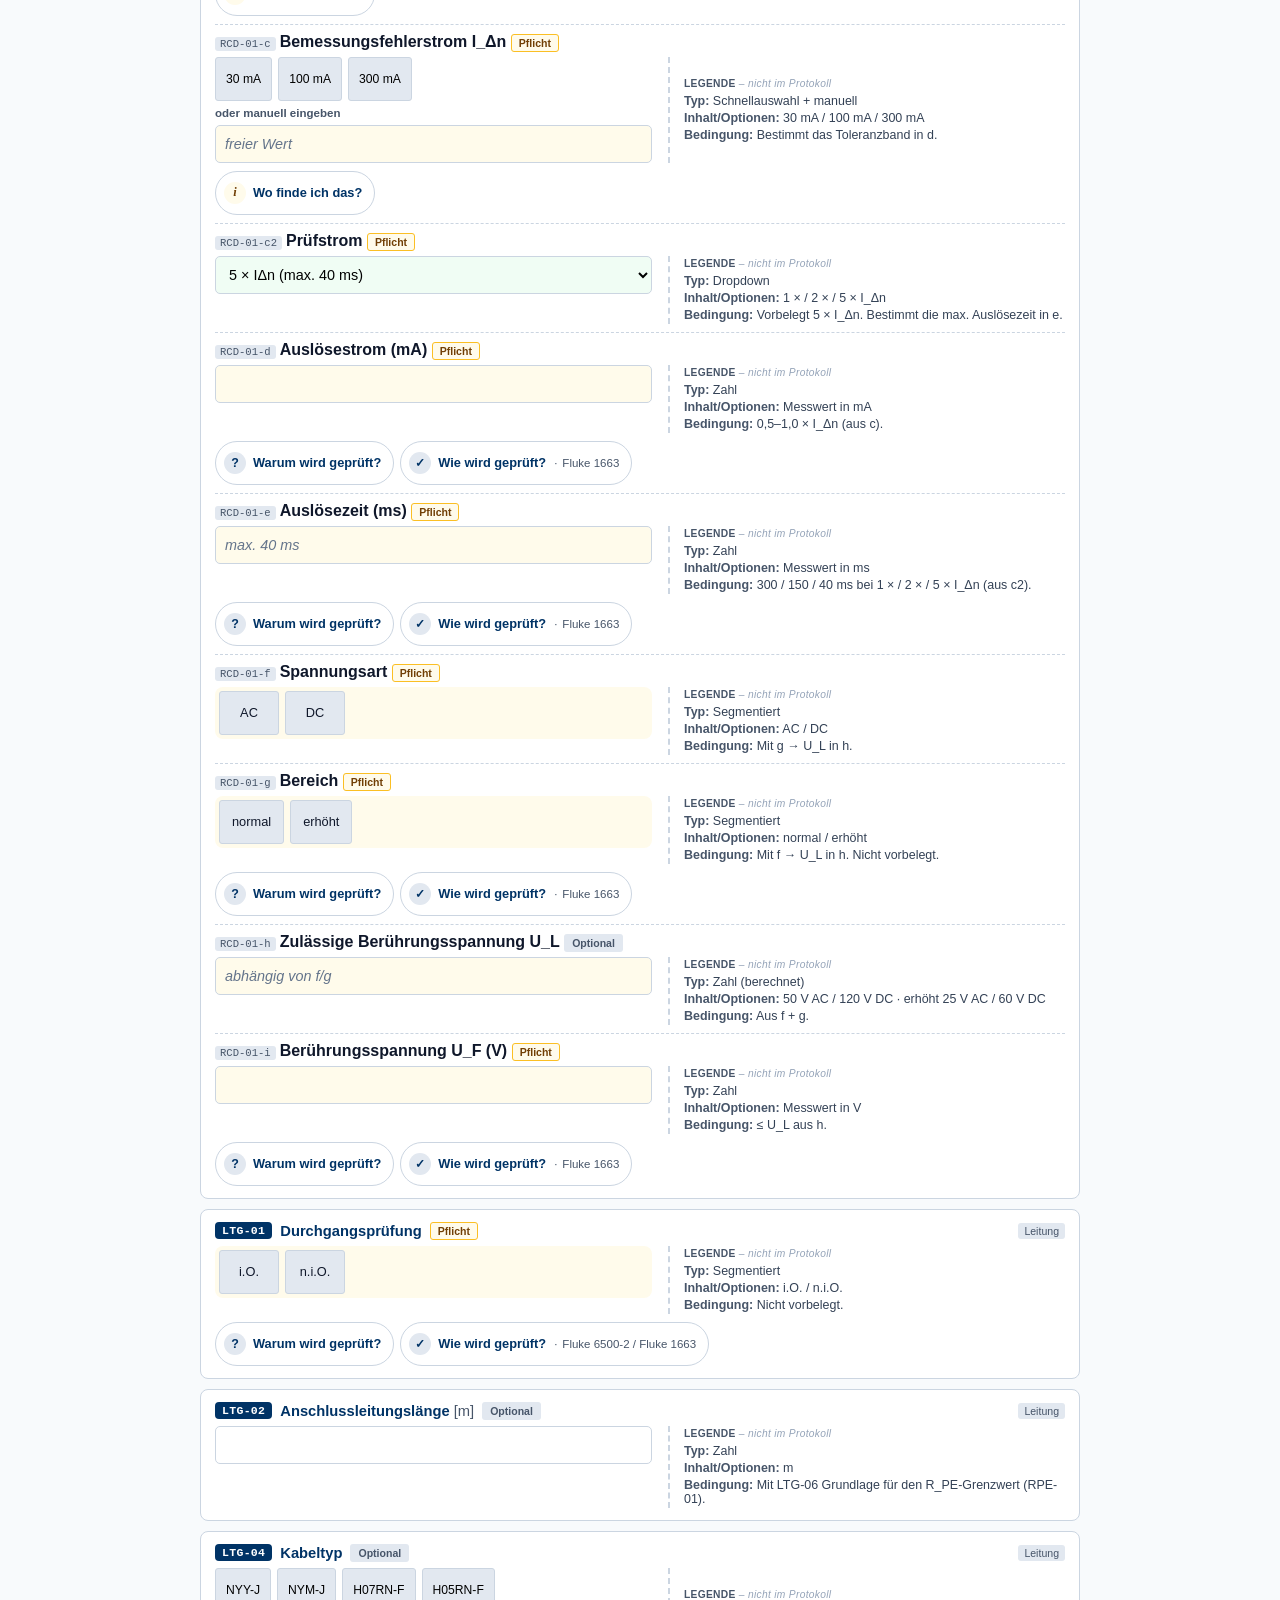
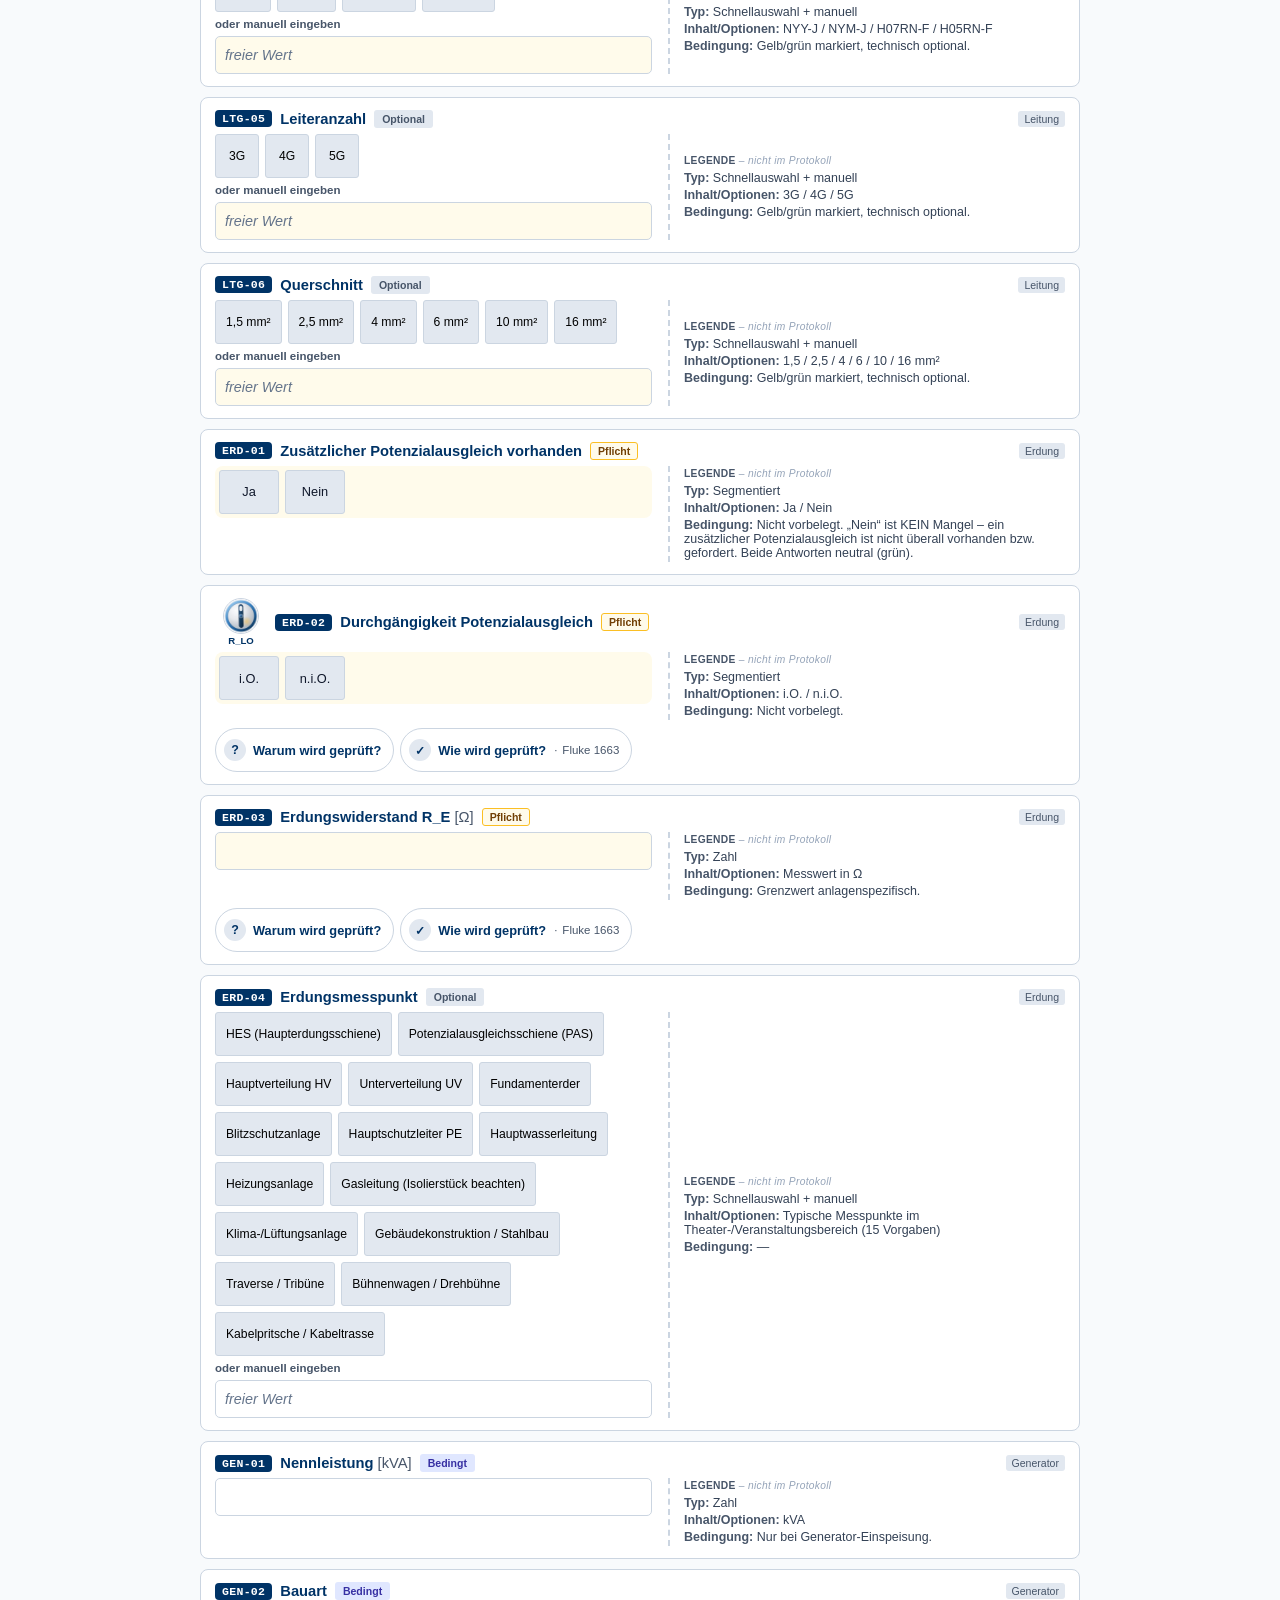
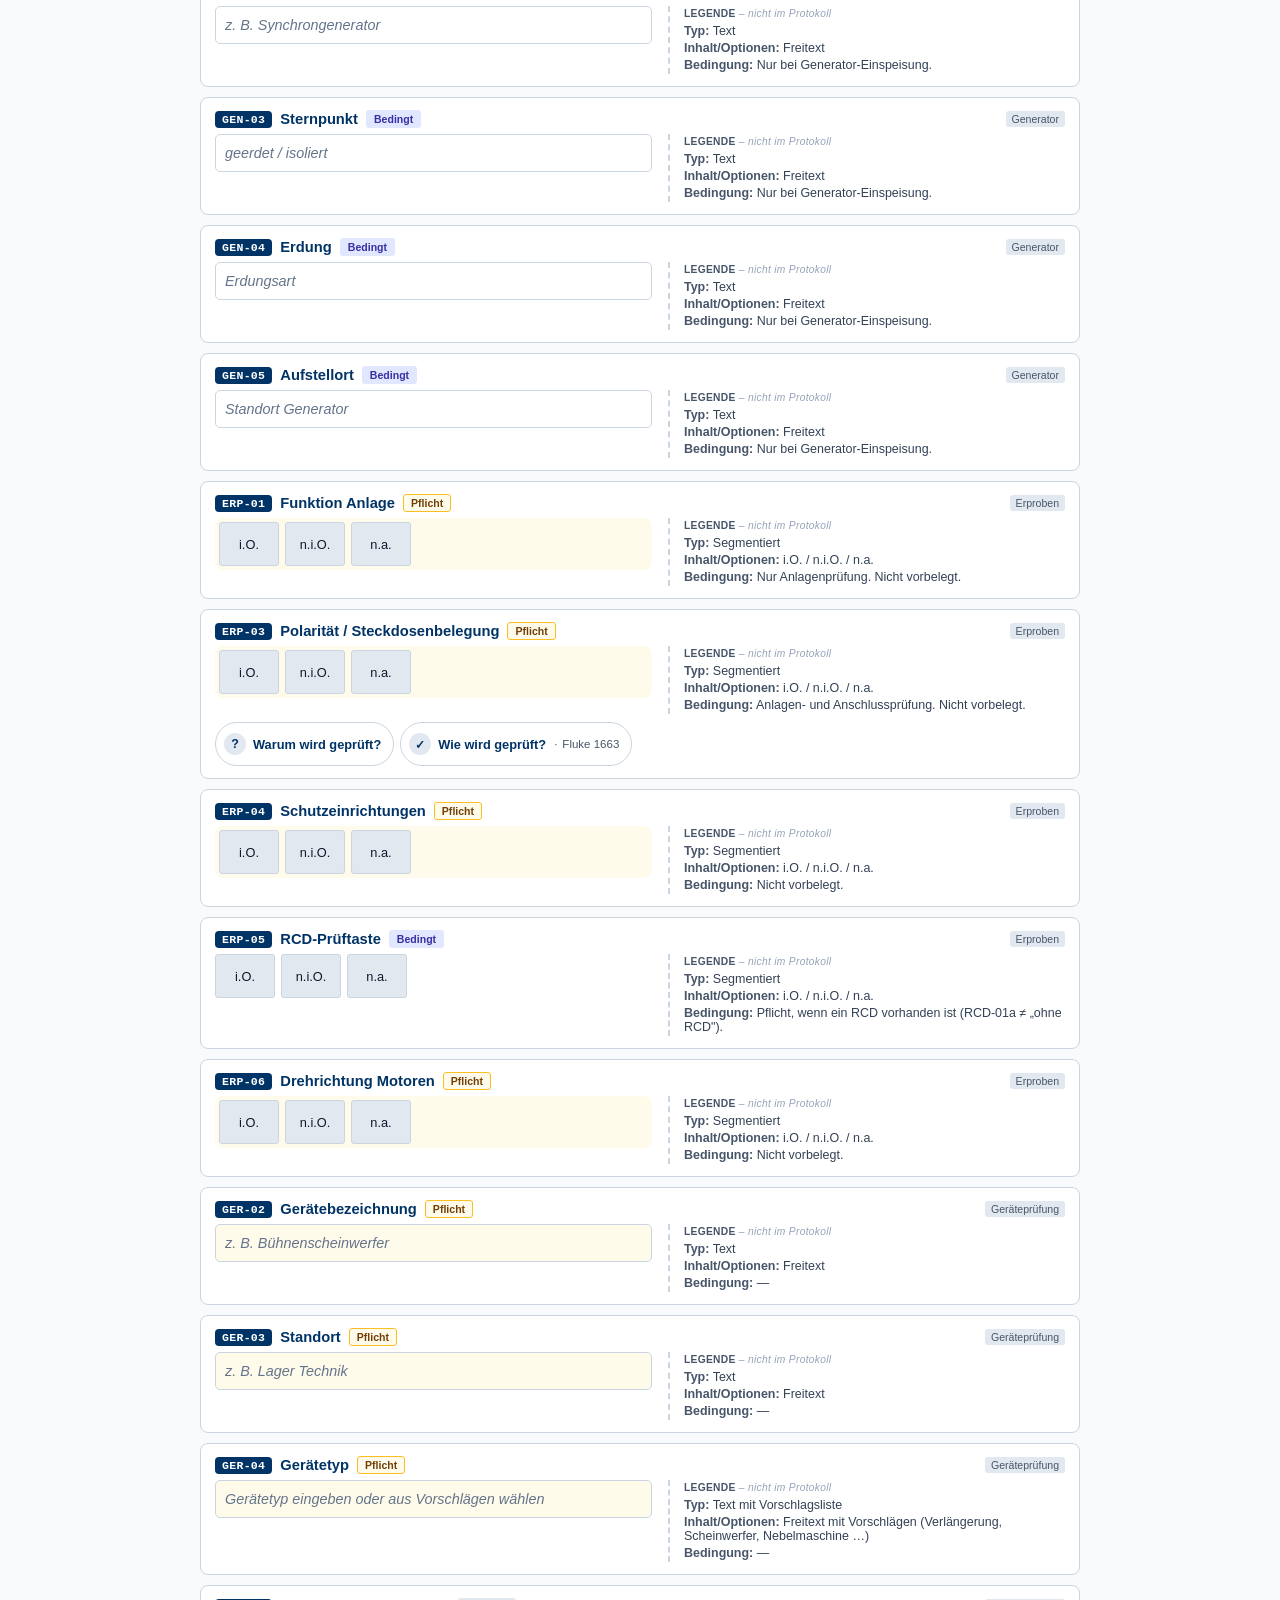
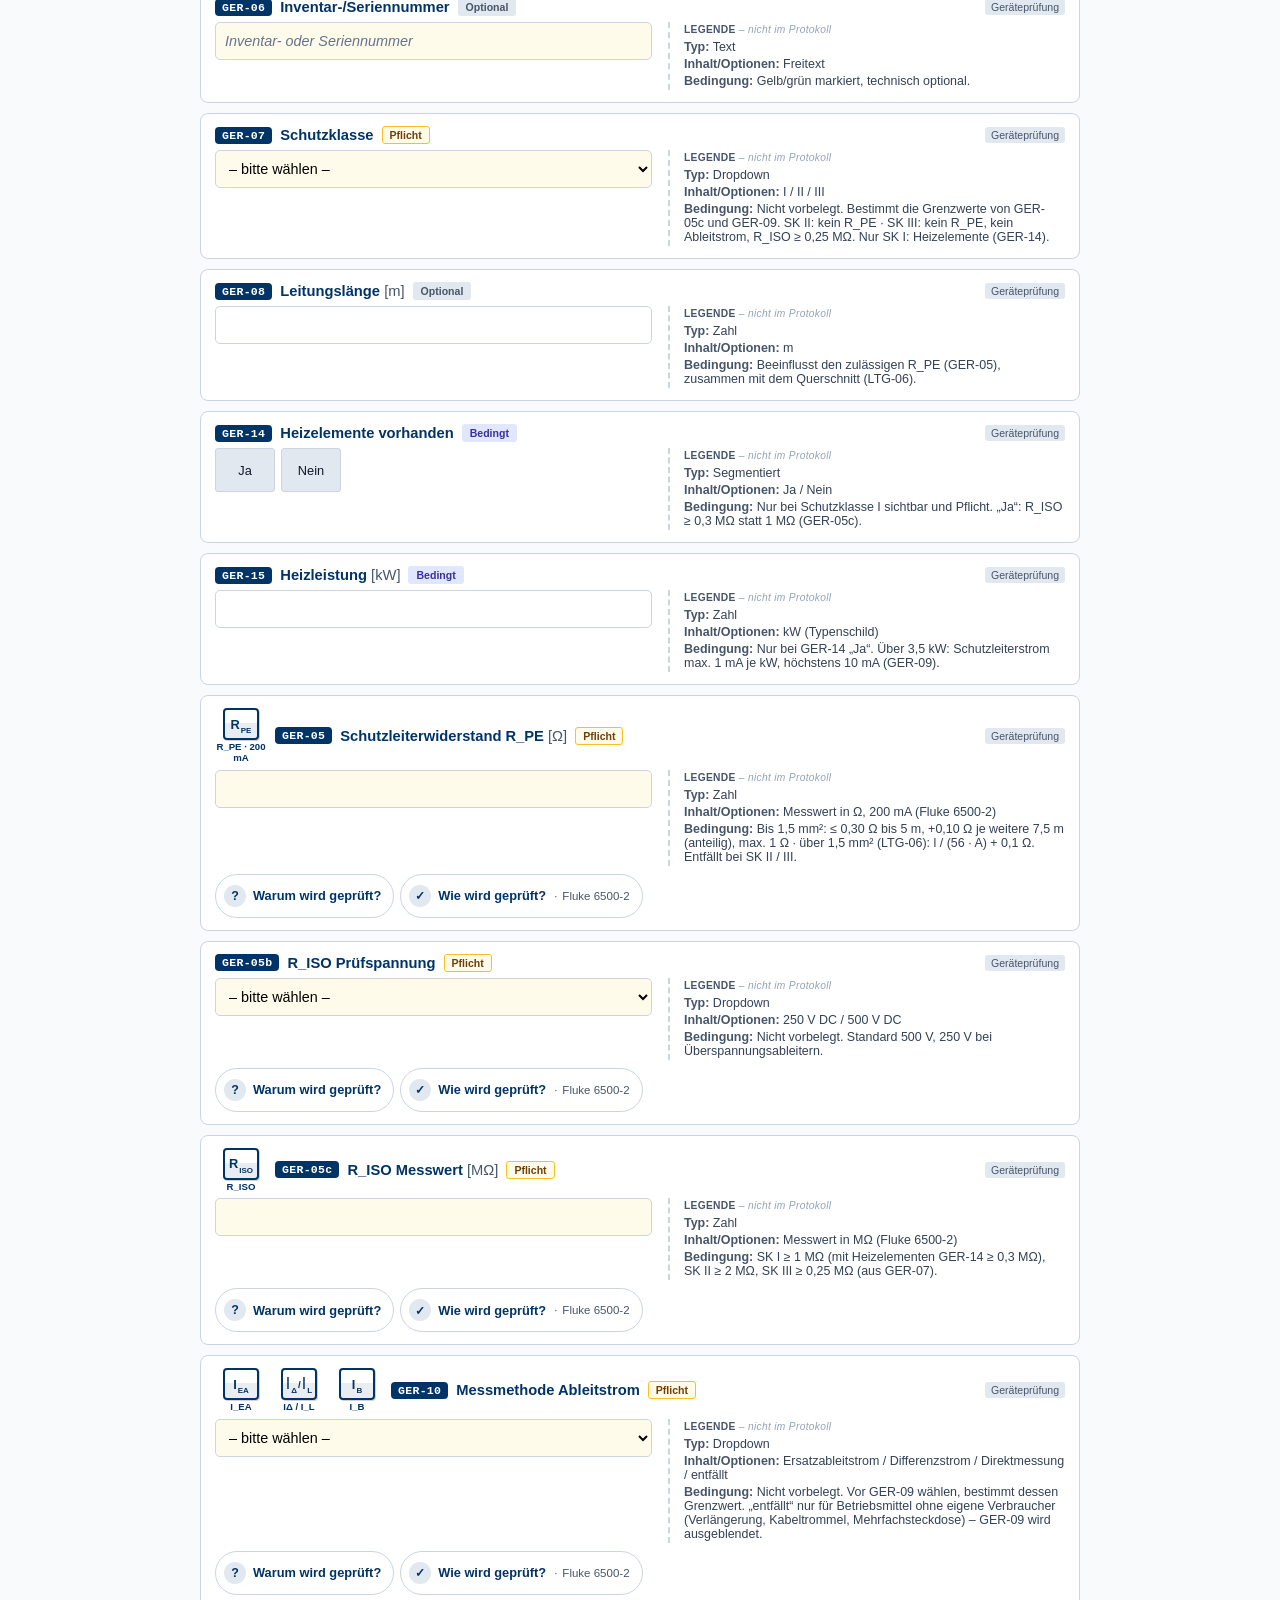
<file: masterbibliothek.html>
<!DOCTYPE html>
<html lang="de">
<head>
<meta charset="UTF-8">
<meta name="viewport" content="width=device-width, initial-scale=1, viewport-fit=cover">
<link rel="manifest" href="manifest.json">
<meta name="theme-color" content="#003366">
<link rel="icon" type="image/png" sizes="32x32" href="icons/app/favicon-32.png">
<link rel="apple-touch-icon" href="icons/app/apple-touch-icon.png">
<meta name="apple-mobile-web-app-capable" content="yes">
<meta name="apple-mobile-web-app-title" content="VDE Prüfung">
<title>Master-Feldbibliothek – VDE Prüf App</title>
<link rel="stylesheet" href="css/style.css">
<link rel="stylesheet" href="css/felder.css">
<link rel="stylesheet" href="css/masterbibliothek.css">
<link rel="stylesheet" href="css/erklaerungen.css">
</head>
<body>

<div class="topbar">
  <div class="topbar-row1">
    <div><a href="index.html" class="mb-zurueck">← Hauptseite</a> <strong>Master-Feldbibliothek</strong><span class="sub">Alle Felder mit ID, Legende und Hilfen</span></div>
    <div class="toggle-wrap">Warum &amp; Wie
      <span class="ios-toggle"><input type="checkbox" id="toggleInfokarten" checked><span class="track" onclick="document.getElementById('toggleInfokarten').click()"></span></span>
    </div>
  </div>
  <div class="toolbar-row2">
    <input type="text" id="suche" placeholder="Filter: ID oder Feldname eingeben, z. B. STAM-08 oder Prüfintervall">
    <div class="chips" id="chipbar"></div>
  </div>
</div>

<div class="legend">
  <span><span class="dot" style="background:var(--warn-border)"></span>Pflicht</span>
  <span><span class="dot" style="background:#94a3b8"></span>Optional</span>
  <span><span class="dot" style="background:#3730a3"></span>Bedingt</span>
  <span><span class="dot" style="background:var(--danger-border)"></span>Kritisch / niemals vorbelegt</span>
</div>
<div class="count-info" id="count-info"></div>

<div class="feldliste" id="feldliste"></div>

<script src="js/felder-daten.js"></script>
<script src="js/icons.js"></script>
<script src="js/erklaerungen-daten.js"></script>
<script src="js/erklaerungen.js"></script>
<script src="js/app-config.js"></script>
<script src="js/feld-renderer.js"></script>
<script src="js/feld-logik.js"></script>
<script src="js/masterbibliothek.js"></script>
</body>
</html>
</file>
<file: css/style.css>
/* =========================================================================
   VDE-Prüf-App V2 – Design-System für alle Seiten (Farben, Basis, Barrierefreiheit).
   Seiten-Styles liegen in eigenen <seite>.css-Dateien.
   ========================================================================= */

:root{
  /* Kernfarben (1:1 aus der Altversion übernommen) */
  --primary:      #003366;   /* Haupt-/Markenfarbe, Überschriften, Rahmen */
  --secondary:    #475569;   /* Labels, Sekundärtext */
  --bg:           #f8fafc;   /* Seitenhintergrund */
  --card:         #ffffff;   /* Kartenhintergrund */
  --border:       #cbd5e1;   /* Standard-Rahmenfarbe */
  --accent:       #2563eb;   /* Hover/Fokus-Akzent */
  --success:      #16a34a;   /* grün, i.O. */
  --danger-bg:    #fef2f2;   /* rote Zellenfüllung bei Grenzwertüberschreitung */
  --danger-border:#ef4444;
  --danger-text:  #991b1b;

  /* Zusätzliche Statusfarben, konsistent im Code verwendet */
  --warn-text:    rgb(113,63,6);
  --warn-bg:      #fffbeb;
  --warn-border:  #fbbf24;

  /* Platzhalter: Kontrast 4,5:1 (WCAG) */
  --placeholder:  #64748b;
}

*{ box-sizing: border-box; }

html{ scroll-padding-top: 110px; }

body{
  margin:0;
  font-family:-apple-system,BlinkMacSystemFont,"Segoe UI",Roboto,Arial,sans-serif;
  background:var(--bg);
  color:#0f172a;
}

h1,h2,h3{ color:var(--primary); margin:0 0 8px; }

a{ color:var(--accent); }

input,select,textarea,button{
  font-family:inherit;
  font-size:.9rem;
}

input::placeholder, textarea::placeholder{
  color:var(--placeholder);
  font-style:italic;
}

/* Barrierefreiheit (WCAG 2.1 AA), für alle Seiten verbindlich:
   sichtbarer Fokus, Touch-Ziele ≥ 44 × 44 px. Seiten dürfen nur vergrößern. */
button, .btn, .btn-secondary, .btn-danger, .quick-btn{
  min-height:44px;
  min-width:44px;
}

input:focus, select:focus, textarea:focus, button:focus-visible, a:focus-visible{
  outline:3px solid #93c5fd;
  outline-offset:1px;
  border-color:var(--accent);
}

.visually-hidden{
  position:absolute; width:1px; height:1px; padding:0; margin:-1px;
  overflow:hidden; clip:rect(0,0,0,0); white-space:nowrap; border:0;
}

/* Statuszeile unter berechneten Grenzwertfeldern (z. B. I_K / I_K2) */
.grenz-status{margin-top:4px;font-size:.76rem;line-height:1.4;color:var(--secondary);}
.grenz-status:empty{display:none;}
.grenz-status--ok{color:#166534;font-weight:600;}
.grenz-status--fehler{color:var(--danger-text);font-weight:700;background:var(--danger-bg);border-left:3px solid var(--danger-border);padding:3px 7px;border-radius:3px;}
.grenz-status--hinweis{color:var(--warn-text);background:var(--warn-bg);border-left:3px solid var(--warn-border);padding:3px 7px;border-radius:3px;}

/* =========================================================================
   Gemeinsame Bausteine für alle Seiten (ab Hauptseite): Buttons, Schalter, Karten.
   Farben ausschließlich über die Variablen oben.
   ========================================================================= */
:root{
  --success-dark:#166534;   /* grüne Flächen mit weißer Schrift (Kontrast ≥ 4,5:1) */
}

.karte{ background:var(--card); border:1px solid var(--border); border-radius:8px; padding:14px 16px; }
.karte > h2{ font-size:1.1rem; }
.karte-hinweis{ margin:0 0 12px; font-size:.84rem; color:var(--secondary); line-height:1.45; }

/* Buttons: Standard = Primärfarbe; Varianten per Zusatzklasse */
.btn, .btn-secondary, .btn-danger, .btn-success, .btn-warn{
  display:inline-flex; align-items:center; justify-content:center; gap:6px;
  padding:8px 14px; border-radius:6px; border:1px solid var(--primary);
  font-weight:600; font-size:.88rem; line-height:1.2; text-align:center; text-decoration:none; cursor:pointer;
  background:var(--primary); color:#fff;
}
.btn-secondary{ background:var(--card); color:var(--primary); border-color:var(--border); }
.btn:hover, .btn-danger:hover, .btn-success:hover, .btn-warn:hover{ filter:brightness(.92); }
.btn-secondary:hover{ border-color:var(--accent); }
.btn-danger{ background:var(--danger-bg); color:var(--danger-text); border-color:var(--danger-border); }
.btn-success{ background:var(--success-dark); border-color:var(--success-dark); color:#fff; }
.btn-warn{ background:var(--warn-border); border-color:var(--warn-border); color:var(--warn-text); }
/* „folgt später": bleibt fokussierbar, ist aber erkennbar nicht bedienbar */
.btn[aria-disabled="true"], .btn-secondary[aria-disabled="true"]{
  background:#e2e8f0; color:var(--secondary); border-color:var(--border); cursor:not-allowed;
}
.btn[aria-disabled="true"]:hover, .btn-secondary[aria-disabled="true"]:hover{ filter:none; border-color:var(--border); }

/* Schalter (Checkbox mit role="switch"): 44 px hoch, Zustand zusätzlich als Text „Ein/Aus" */
.schalter{ position:relative; display:inline-flex; align-items:center; gap:10px; min-height:44px; cursor:pointer; font-size:.88rem; font-weight:600; color:var(--primary); }
.schalter input{ position:absolute; left:0; top:0; z-index:1; opacity:0; width:44px; height:44px; margin:0; cursor:pointer; }
.schalter-spur{ position:relative; flex:none; width:44px; height:24px; border-radius:999px; background:#64748b; transition:background .15s; }
.schalter-spur::before{ content:""; position:absolute; top:3px; left:3px; width:18px; height:18px; border-radius:50%; background:#fff; transition:transform .15s; }
.schalter input:checked + .schalter-spur{ background:var(--success-dark); }
.schalter input:checked + .schalter-spur::before{ transform:translateX(20px); }
.schalter input:focus-visible + .schalter-spur{ outline:3px solid #93c5fd; outline-offset:2px; }
.schalter-text{ min-width:2.2em; font-weight:700; }

/* =========================================================================
   Gemeinsam für Hauptseite und Protokollseiten (aus startseite.css verschoben):
   Sprunglink, Aktionszeilen, Speicherstatus, Meldungen, Bestätigungsdialog.
   ========================================================================= */
.skip-link{ position:absolute; left:-999px; top:8px; background:var(--card); color:var(--primary); padding:10px 14px; border:2px solid var(--primary); border-radius:6px; z-index:50; }
.skip-link:focus{ left:8px; }

.aktionszeile{ display:flex; flex-wrap:wrap; align-items:center; justify-content:space-between; gap:10px 14px; margin-top:14px; }
.aktionszeile--links{ justify-content:flex-start; }
.speicher-status{ font-size:.84rem; color:var(--secondary); }
.speicher-status--fehler{ color:var(--danger-text); font-weight:700; }
.speicher-status--ok{ color:var(--success-dark); font-weight:600; }

/* Meldungen (Texte statt nur Farbe: Präfix im Text) */
.meldung{ border:1px solid var(--border); border-left-width:4px; border-radius:6px; padding:10px 14px; background:var(--card); font-size:.88rem; display:flex; flex-wrap:wrap; align-items:center; gap:8px 14px; }
.meldung[hidden]{ display:none; }
.meldung--ok{ border-color:var(--success-dark); }
.meldung--fehler{ background:var(--danger-bg); color:var(--danger-text); border-color:var(--danger-border); font-weight:600; }
.meldung--hinweis{ background:var(--warn-bg); color:var(--warn-text); border-color:var(--warn-border); }

/* Bestätigungsdialog */
.dialog{ max-width:min(520px, calc(100vw - 32px)); border:2px solid var(--primary); border-radius:10px; padding:18px 20px; background:var(--card); color:#0f172a; }
.dialog::backdrop{ background:color-mix(in srgb, var(--primary) 60%, transparent); }
.dialog h2{ font-size:1.05rem; }
.dialog p{ margin:0 0 8px; font-size:.9rem; line-height:1.5; }
</file>
<file: css/felder.css>
/* =========================================================================
   Gemeinsame Feld-Styles für alle Seiten (Masterbibliothek, Hauptseite,
   Protokolle). Wortgleich aus masterbibliothek.css übernommen, damit Felder
   überall gleich aussehen. Seitenspezifisches Layout bleibt in <seite>.css;
   Farben nur über die Variablen aus style.css.
   ========================================================================= */

/* ---- Badges (Pflicht / Optional / Bedingt / Kritisch) ---- */
/* transparenter Rahmen auf allen Badges → alle gleich hoch */
.fk-badge{font-size:.66rem;border-radius:3px;padding:2px 7px;font-weight:700;border:1px solid transparent;}
.fk-badge.pflicht{background:var(--warn-bg);color:var(--warn-text);border:1px solid var(--warn-border);}
.fk-badge.optional{background:#e2e8f0;color:var(--secondary);}
.fk-badge.bedingt{background:#e0e7ff;color:#3730a3;}
.fk-badge.kritisch{background:var(--danger-bg);color:var(--danger-text);border:1px solid var(--danger-border);}

/* ---- Eingabefelder, Schnellwahl (Quick-Buttons) ---- */
label.sublabel{font-size:.72rem;font-weight:600;color:var(--secondary);}
input,select,textarea{padding:8px 9px;border:1px solid var(--border);border-radius:5px;background:#fff;min-height:38px;width:100%;}
textarea{min-height:60px;resize:vertical;}
.readonly-field{background:#f1f5f9;color:var(--secondary);}
.out-of-norm{background:var(--danger-bg)!important;border-color:var(--danger-border)!important;color:var(--danger-text)!important;font-weight:700;}

.quick-row{display:flex;flex-wrap:wrap;gap:6px;}
.quick-btn{background:#e2e8f0;border:1px solid var(--border);border-radius:3px;padding:8px 10px;font-size:.76rem;cursor:pointer;}
.quick-btn:hover,.quick-btn:focus-visible{background:var(--accent);color:#fff;border-color:var(--accent);}
.quick-btn.active{background:var(--primary);color:#fff;border-color:var(--primary);}

/* ---- Segmentierte Felder, Pflichtfeld-Farben ---- */
/* ---- Segmentierte Felder als Buttons; das Radio bleibt unsichtbar bedienbar, :has() zeigt den aktiven Zustand ---- */
.segmented{display:flex;gap:6px;flex-wrap:wrap;}
.segmented label.opt{display:flex;align-items:center;justify-content:center;gap:0;border:1px solid var(--border);border-radius:3px;padding:8px 12px;font-size:.8rem;font-weight:500;cursor:pointer;min-height:44px;min-width:60px;background:#e2e8f0;position:relative;overflow:hidden;transition:background .1s,color .1s,border-color .1s;}
.segmented label.opt input[type=radio]{position:absolute;opacity:0;width:1px;height:1px;pointer-events:none;}
.segmented label.opt:hover{background:var(--accent);color:#fff;border-color:var(--accent);}
.segmented label.opt:has(input:checked){background:var(--primary);color:#fff;border-color:var(--primary);font-weight:700;}
.segmented label.opt:has(input:checked):hover{background:var(--primary);}
.segmented label.opt.na-disabled{opacity:.5;}
.segmented label.opt.na-disabled input{cursor:not-allowed;}
.segmented label.opt.na-disabled:has(input:checked){background:#94a3b8;border-color:#94a3b8;}

/* i.O./Ja/OK grün, n.i.O./Nein/Fehler rot (per value-Attribut am Radio) */
.segmented label.opt:has(input:checked[value="i.O."]),
.segmented label.opt:has(input:checked[value="Ja"]),
.segmented label.opt:has(input:checked[value="OK"]),
.segmented label.opt:has(input:checked[value="🟢 i.O."]){
  background:var(--success);border-color:var(--success);color:#fff;
}
.segmented label.opt:has(input:checked[value="n.i.O."]),
.segmented label.opt:has(input:checked[value="Nein"]),
.segmented label.opt:has(input:checked[value="Fehler"]),
.segmented label.opt:has(input:checked[value="🔴 Mangel"]){
  background:var(--danger-border);border-color:var(--danger-border);color:#fff;
}

/* Gelb/grün-Rahmen für segmentierte Pflichtfelder (initPflichtfeldFarben) */
.segmented--leer{background:#fffbeb;border-radius:8px;padding:4px;}
.segmented--ausgefuellt{background:#f0fdf4;border-radius:8px;padding:4px;}

/* ---- Icons je Messung ---- */
/* ---- Icons je Messung (links im Kartenkopf, immer sichtbar) ----
   .icon-badge = Foto Drehschalter Fluke 1663 · .icon-badge--glyph = Taste Fluke 6500-2 */
.icon-row{display:flex;flex-wrap:wrap;gap:6px;align-items:flex-start;}
.icon-badge{display:flex;flex-direction:column;align-items:center;gap:2px;width:52px;text-align:center;}
.icon-badge img{width:36px;height:36px;border-radius:50%;object-fit:cover;border:1px solid var(--border);background:#fff;display:block;}
.icon-badge-label{font-size:.6rem;font-weight:700;color:var(--primary);line-height:1.1;}
.icon-badge-platzhalter{width:36px;height:36px;border-radius:50%;border:2px dashed var(--border);background:#f1f5f9;color:var(--secondary);display:flex;align-items:center;justify-content:center;font-size:.56rem;font-weight:700;}
.icon-badge--fehlt .icon-badge-label{color:#94a3b8;font-style:italic;font-weight:600;}

.icon-badge--glyph .glyph-box{
  width:36px;height:32px;border-radius:4px;border:2px solid var(--primary);
  background:linear-gradient(180deg,#ffffff 0%,#ffffff 45%,#e9edf1 45%,#e9edf1 100%);
  display:flex;align-items:center;justify-content:center;
  color:var(--primary);box-shadow:1px 1px 0 rgba(0,0,0,.18);
}
.glyph-main{font-size:.8rem;font-weight:800;}
.glyph-sub{font-size:.5rem;font-weight:800;align-self:flex-end;margin:0 0 3px 1px;}
.glyph-slash{font-size:.62rem;font-weight:700;margin:0 1px;align-self:center;}

/* GER-10: Icon der gewählten Messmethode hervorheben */
.icon-badge--aktiv .glyph-box{border-color:var(--accent);box-shadow:0 0 0 2px var(--accent) inset,1px 1px 0 rgba(0,0,0,.18);}
.icon-badge--aktiv .icon-badge-label{color:var(--accent);}
.icon-badge--inaktiv{opacity:.35;filter:grayscale(55%);}

/* ---- Zusatz-Knöpfe und editierbare Listen (STAM-02, STAM-05) ---- */
/* ---- STAM-05 "Neue Nr. vergeben" / sonstige Zusatz-Knöpfe neben der Eingabe ---- */
.extra-knopf{align-self:flex-start;}

/* ---- STAM-02 "Liste bearbeiten" (editierbare Datalist, localStorage) ---- */
.liste-editor-wrap{display:flex;flex-direction:column;gap:6px;}
.liste-toggle-btn{align-self:flex-start;}
.liste-editor{border:1px solid var(--border);border-radius:6px;background:#f8fafc;padding:8px;display:flex;flex-direction:column;gap:8px;}
.liste-editor-items{display:flex;flex-wrap:wrap;gap:6px;}
.liste-chip{display:inline-flex;align-items:center;gap:5px;background:#e2e8f0;color:var(--primary);border-radius:999px;padding:4px 6px 4px 11px;font-size:.76rem;font-weight:600;}
.liste-chip-entfernen{background:none;border:none;color:var(--secondary);font-size:.95rem;line-height:1;cursor:pointer;padding:2px 4px;border-radius:50%;}
.liste-chip-entfernen:hover{background:var(--danger-bg);color:var(--danger-text);}
.liste-editor-leer{font-size:.76rem;font-style:italic;color:#94a3b8;}
/* Eingabefeld behält 38 px Höhe neben dem 44-px-Knopf */
.liste-editor-add{display:flex;align-items:center;gap:6px;flex-wrap:wrap;}
.liste-editor-input{flex:1 1 140px;min-width:120px;}

/* ---- Feld im Formular-Modus (renderFeld … modus:'formular'): ohne ID/Legende ---- */
.feld{min-width:0;}
.feld .fk-kopf{display:flex;align-items:flex-start;gap:8px;flex-wrap:wrap;margin-bottom:6px;}
.feld .fk-kopf .fk-name, .feld .fk-kopf .fk-badge{align-self:center;}
.feld .fk-name{font-weight:700;font-size:.92rem;color:var(--primary);}
.feld-einheit{font-weight:400;color:var(--secondary);}
.feld .fk-eingabe{max-width:none;display:flex;flex-direction:column;gap:6px;}
.feld-hinweis{margin:6px 0 0;font-size:.78rem;line-height:1.4;color:var(--secondary);}
/* Status nie nur über Farbe: Häkchen im Badge bzw. an der gewählten Option */
.feld .fk-badge--erledigt::before{content:"✓ ";}
.feld .quick-btn.active::before{content:"✓ ";}
.feld .segmented label.opt:has(input:checked)::before{content:"✓ ";margin-right:4px;}
/* Im Formular klappt „Liste bearbeiten" wirklich zu (in der Masterbibliothek unverändert) */
.feld .liste-editor[hidden]{display:none;}

/* ---- Feld-ID im Formular (Protokollseiten: Schalter „Feld-IDs") ----
   Standard unsichtbar; Body-Klasse `feld-ids-sichtbar` blendet sie ein. */
.feld-id{display:none;}
.feld-ids-sichtbar .feld-id{
  display:inline-block;align-self:center;margin-left:auto;
  font-family:ui-monospace,Consolas,monospace;font-size:.7rem;font-weight:700;
  color:var(--primary);background:#e0e7ff;border:1px solid #c7d2fe;border-radius:3px;padding:1px 6px;
}

/* ---- Unterschrift (kind 'canvas' im Formular) ---- */
.signatur{display:flex;flex-direction:column;gap:6px;}
.signatur-flaeche{width:100%;max-width:600px;aspect-ratio:600/180;height:auto;background:#fff;border:1px dashed var(--secondary);border-radius:6px;touch-action:none;cursor:crosshair;}
fieldset:disabled .signatur-flaeche, .gesperrt .signatur-flaeche{cursor:not-allowed;background:#f1f5f9;}
.signatur-loeschen{align-self:flex-start;}

/* ---- Fotos (kind 'foto' im Formular) ---- */
.foto-feld{display:flex;flex-direction:column;gap:8px;}
.foto-liste{display:flex;flex-wrap:wrap;gap:8px;}
.foto-vorschau{position:relative;margin:0;width:96px;height:96px;border:1px solid var(--border);border-radius:6px;overflow:hidden;background:#fff;}
.foto-vorschau img{width:100%;height:100%;object-fit:cover;display:block;}
.foto-entfernen{position:absolute;top:2px;right:2px;min-width:32px!important;min-height:32px!important;border-radius:50%;border:none;background:rgba(15,23,42,.75);color:#fff;font-size:1rem;cursor:pointer;}
.foto-leer{margin:0;font-size:.78rem;font-style:italic;color:var(--secondary);}
.foto-knoepfe{display:flex;flex-wrap:wrap;gap:6px;}
.foto-knopf{position:relative;cursor:pointer;}
.foto-knopf input{position:absolute;inset:0;opacity:0;width:100%;cursor:pointer;}
.foto-knopf:focus-within{outline:3px solid #93c5fd;outline-offset:1px;}

/* f.einfarbig (z. B. ERD-01): gewählte Option immer im Farbton von „Ja", auch „Nein" */
.segmented.segmented--einfarbig label.opt:has(input:checked){background:var(--success);border-color:var(--success);color:#fff;}

/* Zahlenfeld mit ungültiger Eingabe (Text, negativ, Tausenderpunkt) – zählt nicht als ausgefüllt */
.eingabe-ungueltig{background:var(--danger-bg)!important;border-color:var(--danger-border)!important;border-style:dashed!important;color:var(--danger-text)!important;}
.zahl-fehler{margin-top:4px;font-size:.76rem;line-height:1.4;color:var(--danger-text);font-weight:700;background:var(--danger-bg);border-left:3px solid var(--danger-border);padding:3px 7px;border-radius:3px;}
.zahl-fehler:empty{display:none;}
/* Widerspruch zur Ampel (z. B. „Keine Mängel“ trotz Mangel) */
.feld--widerspruch{outline:2px solid var(--danger-border);outline-offset:3px;border-radius:6px;}
</file>
<file: css/erklaerungen.css>
/* =========================================================================
   Hilfen „Warum / Wie / Wo finde ich das?" – Aussehen (Masterbibliothek und Formulare).
   Textaufbau: graue Überschrift, Einleitung, Aufzählung mit fettem Stichwort.
   ========================================================================= */

.erkl{margin-top:8px;}

/* ---- Umschalt-Knöpfe (verhalten sich wie Reiter) ---- */
.erkl-knoepfe{display:flex;flex-wrap:wrap;gap:6px;}
.erkl-btn{
  display:inline-flex;align-items:center;gap:7px;
  min-height:44px;padding:6px 12px 6px 8px;
  border:1px solid var(--border);border-radius:999px;background:var(--card);
  color:var(--primary);font-size:.8rem;font-weight:600;cursor:pointer;
}
.erkl-btn:hover{border-color:var(--accent);}
.erkl-btn-icon{
  display:inline-flex;align-items:center;justify-content:center;flex:none;
  width:22px;height:22px;border-radius:50%;
  background:#e2e8f0;color:var(--primary);font-size:.78rem;font-weight:800;
}
.erkl-btn-geraet{font-weight:500;color:var(--secondary);font-size:.72rem;}
.erkl-btn-geraet::before{content:"·";margin:0 5px 0 1px;}
.erkl-btn[aria-expanded="true"]{background:var(--primary);border-color:var(--primary);color:#fff;}
.erkl-btn[aria-expanded="true"] .erkl-btn-icon{background:#fff;color:var(--primary);}
.erkl-btn[aria-expanded="true"] .erkl-btn-geraet{color:#cbd5e1;}
.erkl-btn--finden .erkl-btn-icon{background:var(--warn-bg);color:var(--warn-text);font-style:italic;font-family:Georgia,serif;}

/* ---- Ansicht ---- */
.erkl-panel{
  margin-top:8px;padding:10px 14px 12px;
  background:#fff;border:1px solid #e2e8f0;border-left:4px solid var(--primary);border-radius:6px;
  font-size:.84rem;line-height:1.55;color:#1e293b;
}
.erkl-panel--wie{border-left-color:var(--accent);}
.erkl-panel--finden{border-left-color:var(--warn-border);}
.erkl-btn--wann .erkl-btn-icon{background:#e0e7ff;color:#3730a3;}
.erkl-panel--wann{border-left-color:#6366f1;}
.erkl-abschnitt{margin:12px 0 6px;padding-top:8px;border-top:1px solid #e2e8f0;font-size:.84rem;color:var(--primary);}
.erkl-schluss{margin-top:10px;}
.erkl-panel[hidden]{display:none;}

.erkl-titel{margin:0 0 8px;font-size:.74rem;color:var(--secondary);}
.erkl-intro{margin:0 0 8px;}
.erkl-wie-kopf{display:flex;align-items:center;gap:10px;}
.erkl-wie-kopf .icon-row{flex:none;}
.erkl-wie-kopf .erkl-titel{margin-bottom:8px;}
.erkl-geraet-chip{display:inline-block;margin-left:4px;padding:1px 7px;border-radius:999px;background:#e0e7ff;color:#3730a3;font-weight:700;font-size:.68rem;white-space:nowrap;}

/* Aufzählung wie in der Vorlage: Stichwort fett, Erläuterung darunter */
.erkl-liste{margin:0;padding-left:22px;list-style:disc;}
.erkl-liste > li{margin:0 0 7px;padding-left:2px;}
.erkl-liste > li:last-child{margin-bottom:0;}
.erkl-liste > li > b{color:#0f172a;}
.erkl-text{display:block;}
.erkl-sub{margin:3px 0 0;padding-left:26px;list-style:disc;}
.erkl-sub li{margin:1px 0;}

/* RCD-Typ-Symbole (Vorlage: gerahmte Symbole direkt hinter dem Doppelpunkt) */
.erkl-symbole{display:inline-flex;gap:5px;vertical-align:middle;margin-left:2px;}
.erkl-sym{height:24px;width:auto;display:block;}

/* Tasten/Schalterstellungen und Anschlussbuchsen */
.erkl-taste{
  display:inline-block;font-family:inherit;font-size:.74rem;font-weight:700;line-height:1.35;
  padding:0 6px;margin:0 1px;border:1px solid #94a3b8;border-bottom-width:2px;border-radius:4px;
  background:#f8fafc;color:#0f172a;white-space:nowrap;
}
.erkl-taste--start{background:#16a34a;border-color:#166534;color:#fff;}
.erkl-taste--stopp{background:#dc2626;border-color:#991b1b;color:#fff;}
.erkl-buchse{
  display:inline-block;min-width:22px;text-align:center;font-size:.7rem;font-weight:800;line-height:1.5;
  padding:0 5px;border-radius:999px;color:#fff;vertical-align:1px;
}
.erkl-buchse--l{background:#dc2626;}
.erkl-buchse--n{background:#2563eb;}
.erkl-buchse--pe{background:#16a34a;}

.erkl-quelle{margin:10px 0 0;font-size:.68rem;color:var(--secondary);font-style:italic;}

/* GER-09: gewählte Messmethode hervorheben */
.erkl-liste li.erkl-aktiv{background:#eff6ff;border-radius:4px;box-shadow:-6px 0 0 #eff6ff,6px 0 0 #eff6ff;}
.erkl-liste li.erkl-inaktiv{opacity:.45;}

/* Global ausblendbar (Schalter "Warum & Wie") und nie im Ausdruck */
.infokarten-versteckt .erkl{display:none;}
@media print{ .erkl{display:none !important;} }

@media (max-width:480px){
  .erkl-btn{flex:1 1 100%;justify-content:flex-start;}
  .erkl-panel{padding:10px 10px 12px;}
  .erkl-liste{padding-left:18px;}
}
</file>
<file: css/startseite.css>
/* =========================================================================
   Nur Hauptseiten-Layout (index.html). Farben, Buttons, Karten, Schalter und
   Feld-Styles kommen aus style.css bzw. felder.css.
   ========================================================================= */

body{ padding-bottom:48px; }


.seitenkopf{ max-width:1100px; margin:0 auto; padding:16px 16px 4px; }
.seitenkopf h1{ font-size:1.5rem; margin-bottom:12px; }
.kopfzeile{ display:flex; flex-wrap:wrap; align-items:center; gap:12px 20px; }
.folgt-gruppe{ display:inline-flex; flex-wrap:wrap; align-items:center; gap:4px 10px; }
.folgt-hinweis{ font-size:.78rem; color:var(--secondary); font-style:italic; }

.inhalt{ max-width:1100px; margin:0 auto; padding:8px 16px; display:flex; flex-direction:column; gap:20px; }
.inhalt h2{ font-size:1.1rem; }
.unterueberschrift{ font-size:.95rem; margin:16px 0 8px; }

/* Raster: Kacheln und Felder; mobil (< 768 px) einspaltig */
.grid{ display:grid; grid-template-columns:repeat(auto-fit, minmax(280px, 1fr)); gap:14px; }
@media (max-width:767px){ .grid{ grid-template-columns:1fr; } }

/* Felder im Formular-Modus: Höhe ≥ 44 px, Fokus sichtbar (aus style.css) */
.formular input:not([type=checkbox]):not([type=radio]), .formular select{ min-height:44px; }
.formular .feld{ background:var(--bg); border:1px solid var(--border); border-radius:8px; padding:10px 12px; }

/* Kacheln „Protokoll starten" */
.kachel{ display:flex; flex-direction:column; gap:10px; }
.kachel h3{ font-size:1rem; margin:0; }
.kachel p{ margin:0; font-size:.84rem; color:var(--secondary); line-height:1.45; }
.kachel .aktionen{ display:flex; flex-direction:column; gap:8px; margin-top:auto; }
.kachel .btn, .kachel .btn-warn, .kachel .btn-success{ width:100%; }
.kachel-status{ font-size:.78rem; font-weight:600; color:var(--warn-text); }
.kachel-hinweis{ font-size:.82rem; font-weight:600; color:var(--warn-text); background:var(--warn-bg); border-left:3px solid var(--warn-border); padding:6px 9px; border-radius:3px; }
.kachel-hinweis:empty{ display:none; }
.kachel-fortsetzen-info{ font-size:.76rem; color:var(--secondary); }

/* Archiv / Listen */
.leerzustand{ margin:0; font-size:.86rem; color:var(--secondary); font-style:italic; }
.eintraege{ display:flex; flex-direction:column; gap:10px; margin-top:12px; }
.eintrag{ border:1px solid var(--border); border-radius:8px; background:var(--card); padding:10px 12px; display:flex; flex-direction:column; gap:8px; }
.eintrag-daten{ display:grid; grid-template-columns:repeat(auto-fit, minmax(170px, 1fr)); gap:6px 14px; margin:0; }
.eintrag-daten dt{ font-size:.7rem; font-weight:700; text-transform:uppercase; letter-spacing:.03em; color:var(--secondary); }
.eintrag-daten dd{ margin:0; font-size:.88rem; overflow-wrap:anywhere; }
.ergebnis-io{ color:var(--success-dark); }
.ergebnis-nio{ color:var(--danger-text); }
.ergebnis-offen{ color:var(--warn-text); }
.eintrag-nummer{ font-family:ui-monospace,Consolas,monospace; font-weight:700; color:var(--primary); }
.eintrag-aktionen{ display:flex; flex-wrap:wrap; gap:8px; }
.eintrag-hinweis{ margin:0; font-size:.8rem; font-weight:600; color:var(--warn-text); }
.eintrag-hinweis:empty{ display:none; }

/* Einklappbare Bereiche: Zusammenfassung ≥ 44 px, sichtbarer Fokus */
.bereich{ padding:0; }
.bereich > summary{ min-height:44px; display:flex; align-items:center; padding:10px 16px; cursor:pointer; font-weight:700; color:var(--primary); font-size:1rem; border-radius:8px; }
.bereich > summary:focus-visible{ outline:3px solid #93c5fd; outline-offset:-3px; }
.bereich[open] > summary{ border-bottom:1px solid var(--border); border-radius:8px 8px 0 0; }
.bereich > .eintraege{ padding:0 16px 16px; }
.inhalt section + section{ margin-top:0; }
#h-vergangene{ margin-bottom:10px; }
.bereich + .bereich{ margin-top:10px; }

/* PDF, Sicherung, Version */
.ist-wert{ margin:0 0 4px; font-size:.9rem; }
.vorschau{ margin-top:16px; padding:12px 14px; border:1px dashed var(--border); border-radius:8px; background:var(--bg); }
.hinweisliste{ margin:10px 0 0; padding-left:18px; font-size:.82rem; color:var(--secondary); line-height:1.5; }
.versionsliste{ display:grid; grid-template-columns:repeat(auto-fit, minmax(220px, 1fr)); gap:10px 16px; margin:0 0 14px; }
.versionsliste dt{ font-size:.7rem; font-weight:700; text-transform:uppercase; letter-spacing:.03em; color:var(--secondary); }
.versionsliste dd{ margin:2px 0 0; font-size:.9rem; overflow-wrap:anywhere; }
#update-ergebnis:empty{ display:none; }
#update-bereich{ margin-bottom:12px; }
</file>
<file: css/protokoll.css>
/* =========================================================================
   Layout aller Protokollseiten (Anlage, später Anschluss/Geräte).
   Farben, Buttons, Karten, Meldungen: style.css · Felder: felder.css
   ========================================================================= */

body{ padding-bottom:64px; }
html{ scroll-padding-top:70px; }

/* ---- Kopf ---- */
.protokoll-kopf{ max-width:1180px; margin:0 auto; padding:16px 16px 6px; }
.kopf-zeile{ display:flex; flex-wrap:wrap; align-items:flex-start; gap:10px 16px; margin-bottom:10px; }
.kopf-titel h1{ font-size:1.4rem; margin:0; }
.untertitel{ margin:2px 0 0; font-size:.84rem; color:var(--secondary); }
.kopfzeile{ display:flex; flex-wrap:wrap; align-items:center; gap:6px 22px; }

/* ---- Statusleiste (sticky) ---- */
.statusleiste{ position:sticky; top:0; z-index:20; display:flex; flex-wrap:wrap; gap:6px 8px; justify-content:center;
  padding:8px 16px; background:color-mix(in srgb, var(--bg) 92%, transparent); backdrop-filter:blur(4px); border-bottom:1px solid var(--border); }
.status-chip{ font-size:.8rem; padding:4px 10px; border-radius:999px; background:#e2e8f0; color:var(--secondary); font-weight:600; }
.status-chip--nummer strong{ font-family:ui-monospace,Consolas,monospace; color:var(--primary); }
.status-chip--ok{ background:#dcfce7; color:var(--success-dark); }
.status-chip--fehler{ background:var(--danger-bg); color:var(--danger-text); }

/* ---- Inhalt ---- */
.protokoll-inhalt{ max-width:1180px; margin:0 auto; padding:12px 16px; display:flex; flex-direction:column; gap:16px; }
#protokoll-inhalt{ display:flex; flex-direction:column; gap:16px; }
#protokoll-inhalt[hidden]{ display:none; }
.protokoll-form{ display:flex; flex-direction:column; gap:16px; }
.ausgeblendet{ display:none !important; }

/* Sprungleiste zu den Abschnitten */
.abschnitt-nav{ display:flex; gap:6px; overflow-x:auto; padding-bottom:4px; }
.abschnitt-nav .chip{ flex:none; display:inline-flex; align-items:center; min-height:44px; padding:0 12px; border:1px solid var(--border);
  border-radius:999px; background:var(--card); color:var(--primary); font-size:.8rem; font-weight:600; text-decoration:none; }
.abschnitt-nav .chip:hover{ border-color:var(--accent); }

/* Abschnitte (Design-Vorgabe: Titel mit Balken links) */
.abschnitt > h2{ display:flex; align-items:center; gap:10px; font-size:1rem; background:#f1f5f9; border-left:4px solid var(--primary);
  padding:8px 12px; border-radius:2px; margin:-2px 0 12px; }
.abschnitt > h2 .feld-id{ margin-left:auto; }
.untergruppe + .untergruppe{ margin-top:16px; }
.untergruppe-titel{ font-size:.78rem; text-transform:uppercase; letter-spacing:.5px; color:var(--secondary); margin:0 0 8px; }

/* Felder-Raster: responsiv, mobil einspaltig */
.feldraster{ display:grid; grid-template-columns:repeat(auto-fill, minmax(250px, 1fr)); gap:12px; align-items:start; }
@media (max-width:600px){ .feldraster{ grid-template-columns:1fr; } }
.feldraster .feld{ background:var(--bg); border:1px solid var(--border); border-radius:8px; padding:10px 12px; }
.feldraster input:not([type=checkbox]):not([type=radio]), .feldraster select{ min-height:44px; }
.feld--breit{ grid-column:1 / -1; }
.feld--markiert{ outline:3px solid var(--warn-border); outline-offset:2px; }
.feld--automatisch .segmented label.opt{ cursor:default; }
.feld--automatisch .segmented label.opt:hover{ background:#e2e8f0; color:inherit; border-color:var(--border); }
.feld--automatisch .segmented label.opt:has(input:checked):hover{ color:#fff; }

/* Blöcke (NMESS-01, ZNS-01, RCD-01) */
.block{ border:1px solid var(--border); border-radius:8px; padding:10px 12px; background:var(--card); }
.block-kopf{ display:flex; align-items:center; flex-wrap:wrap; gap:8px; margin-bottom:8px; }
.block-kopf h4{ margin:0; font-size:.92rem; color:var(--primary); }
.block-kopf .feld-id{ margin-left:auto; }
.block .gruppen-erkl{ margin-bottom:10px; }
.block .feldraster{ grid-template-columns:repeat(auto-fill, minmax(210px, 1fr)); }

/* Bemerkung FIN-09 */
textarea.bemerkung--mangel{ border-color:var(--danger-border); background:var(--danger-bg); }
textarea.bemerkung--hinweis{ border-color:var(--warn-border); background:var(--warn-bg); }

/* ---- Wiederholte Karten (Stromkreise) als Karussell ---- */
.sk-leiste{ display:flex; flex-wrap:wrap; align-items:center; gap:8px; margin-bottom:10px; }
.sk-leiste--unten{ margin:10px 0 0; }
.sk-position{ font-weight:700; color:var(--primary); min-width:10em; text-align:center; }
.sk-leiste .btn-success{ margin-left:auto; }
.karussell{ position:relative; display:flex; gap:16px; overflow-x:auto; scroll-snap-type:x mandatory; scroll-behavior:smooth;
  padding:4px 2px 12px; overscroll-behavior-x:contain; }
.karussell:focus-visible{ outline:3px solid #93c5fd; outline-offset:2px; }
.sk-karte{ flex:0 0 100%; scroll-snap-align:start; border:2px solid var(--primary); border-radius:10px; background:var(--card);
  padding:12px; min-width:0; }
@media (min-width:1100px){ .sk-karte{ flex-basis:calc(50% - 8px); } }
.sk-kopf, .sk-fuss{ display:flex; flex-wrap:wrap; align-items:center; gap:8px; justify-content:space-between; }
.sk-kopf{ border-bottom:1px solid var(--border); padding-bottom:8px; margin-bottom:10px; }
.sk-kopf h3{ margin:0; font-size:1rem; }
.sk-titel{ font-weight:600; color:var(--secondary); }
.sk-fuss{ border-top:1px solid var(--border); padding-top:8px; margin-top:12px; justify-content:flex-end; }
.sk-aktionen{ display:flex; gap:6px; flex-wrap:wrap; }
.sk-karte .feldraster{ grid-template-columns:repeat(auto-fill, minmax(200px, 1fr)); }
.btn[aria-disabled="true"].btn-danger{ opacity:.5; cursor:not-allowed; }
.sk-leiste .btn:disabled{ opacity:.45; cursor:not-allowed; }

/* ---- Pflichtfeld-Liste ---- */
.pflicht-liste{ flex-direction:column; align-items:stretch; }
.pflicht-liste-kopf{ margin:0; font-weight:700; }
.pflicht-liste ul{ margin:0; padding-left:18px; columns:2 280px; }
.pflicht-sprung{ background:none; border:none; padding:6px 0; min-height:36px; text-align:left; color:var(--warn-text); text-decoration:underline; cursor:pointer; font-size:.84rem; }
.pflicht-sprung:hover{ color:var(--primary); }

/* Nur lesen (abgeschlossen) */
.gesperrt .feld{ opacity:.9; }

/* Mobil: Statusleiste einzeilig, seitlich wischbar */
@media (max-width:600px){
  .statusleiste{ flex-wrap:nowrap; overflow-x:auto; justify-content:flex-start; }
  .status-chip{ flex:none; }
}

/* ---- Einklappen bei „Stromkreis in Ordnung: Nein" ---- */
.sk-klapp-leiste{ display:flex; flex-wrap:wrap; align-items:center; gap:8px 12px; margin:6px 0 12px; padding:8px 12px;
  border-left:4px solid var(--danger-border); background:var(--danger-bg); border-radius:4px; }
.sk-klapp-leiste[hidden]{ display:none; }
.sk-klapp-text{ font-weight:700; color:var(--danger-text); font-size:.86rem; }
.sk-messungen[hidden]{ display:none; }
.sk-messungen .untergruppe:first-child{ margin-top:16px; }
.status-chip[hidden]{ display:none; }
/* Mängel-Chip: antippen → Sprung zum Mangel bzw. Liste (protokoll-seite.js maengelInit) */
.status-chip--klick{ border:0; font-family:inherit; line-height:inherit; cursor:pointer; }
.status-chip--klick:hover, .status-chip--klick:focus-visible{ outline:2px solid var(--danger-border); outline-offset:1px; }
.maengel-liste{ position:fixed; z-index:30; left:50%; transform:translateX(-50%); width:min(640px, calc(100vw - 24px));
  max-height:60vh; overflow-y:auto; box-shadow:0 8px 24px rgba(0,0,0,.18); margin:0; }
.maengel-liste[hidden]{ display:none; }
/* Feld zählt als Mangel (auch einfarbige wie ERD-01) */
.feld--mangel{ box-shadow:inset 4px 0 0 var(--danger-border); border-radius:6px; }
</file>
<file: css/archiv.css>
/* =========================================================================
   Nur Archiv (archiv.html) + PDF-Ansicht (js/pdf-ansicht.js).
   Farben, Buttons, Meldungen, Dialog: style.css · Seitenrahmen: startseite.css
   ========================================================================= */

.archiv-kopf{ display:flex; flex-wrap:wrap; align-items:center; gap:10px 16px; margin-bottom:8px; }
.archiv-kopf h1{ margin:0; }

/* Filter */
.filter-raster{ display:grid; grid-template-columns:2fr 1fr 1fr 1fr; gap:10px 14px; }
@media (max-width:767px){ .filter-raster{ grid-template-columns:1fr 1fr; } .filter-feld--suche{ grid-column:1 / -1; } }
.filter-feld{ min-width:0; display:flex; flex-direction:column; gap:4px; font-size:.74rem; font-weight:700; text-transform:uppercase; letter-spacing:.03em; color:var(--secondary); }
.filter-feld input, .filter-feld select{ width:100%; min-height:44px; padding:8px 10px; border:1px solid var(--border); border-radius:6px; background:var(--card); color:#0f172a; font-size:.92rem; font-weight:400; text-transform:none; letter-spacing:0; }
.archiv-filter .aktionszeile{ margin-top:10px; }
.archiv-filter-knoepfe{ margin-top:0; gap:8px; }

/* Monatsgruppen */
.arch-monat + .arch-monat{ margin-top:20px; }
.arch-monat-titel{ display:flex; flex-wrap:wrap; align-items:baseline; gap:4px 12px; font-size:1.05rem; margin:0 0 10px; padding-bottom:6px; border-bottom:2px solid var(--primary); }
.arch-monat-info{ font-size:.8rem; font-weight:600; color:var(--secondary); }
.arch-raster{ display:grid; grid-template-columns:repeat(auto-fill, minmax(330px, 1fr)); gap:12px; }
@media (max-width:767px){ .arch-raster{ grid-template-columns:1fr; } }

/* Karte je Protokoll: linker Balken = Ergebnis */
.arch-karte{ display:flex; flex-direction:column; gap:8px; background:var(--card); border:1px solid var(--border); border-left:6px solid var(--success); border-radius:8px; padding:10px 12px; }
.arch-karte--nio{ border-left-color:var(--danger-border); }
.arch-karte--offen{ border-left-color:var(--warn-border); }
.arch-karte--gewaehlt{ outline:3px solid #93c5fd; outline-offset:1px; background:#f0f7ff; }
.arch-kopf{ display:flex; flex-wrap:wrap; align-items:center; gap:6px 10px; }
.arch-wahl{ display:inline-flex; align-items:center; justify-content:center; min-width:44px; min-height:44px; margin:-8px -4px -8px -8px; cursor:pointer; }
.arch-wahl input{ width:22px; height:22px; cursor:pointer; accent-color:var(--primary); }
.arch-nummer{ font-size:1.02rem; }
.arch-badge{ display:inline-block; padding:3px 9px; border-radius:999px; font-size:.8rem; font-weight:800; letter-spacing:.02em; border:1px solid; }
.arch-badge--io{ background:#dcfce7; color:var(--success-dark); border-color:#86efac; }
.arch-badge--nio{ background:var(--danger-bg); color:var(--danger-text); border-color:var(--danger-border); }
.arch-badge--offen{ background:var(--warn-bg); color:var(--warn-text); border-color:var(--warn-border); font-weight:700; }

.arch-daten{ display:grid; grid-template-columns:minmax(0,1fr) auto; gap:4px 14px; margin:0; }
.arch-daten > div{ display:flex; align-items:baseline; gap:8px; }
.arch-daten dt{ flex:none; width:4.2em; font-size:.68rem; font-weight:700; text-transform:uppercase; letter-spacing:.03em; color:var(--secondary); }
.arch-daten dd{ margin:0; min-width:0; font-size:.95rem; font-weight:600; overflow-wrap:break-word; }
.arch-daten > .arch-anzahl{ grid-column:2; grid-row:1 / span 2; flex-direction:column; align-items:center; justify-content:center; gap:0;
  min-width:78px; padding:4px 8px; border:1px solid var(--border); border-radius:6px; background:var(--bg); }
.arch-anzahl dt{ width:auto; }
.arch-anzahl dd{ font-size:1.35rem; font-weight:800; color:var(--primary); line-height:1.1; }
.arch-meta{ margin:0; font-size:.78rem; color:var(--secondary); }
.arch-versand{ margin:0; font-size:.8rem; font-weight:700; color:var(--success-dark); background:#f0fdf4; border-left:3px solid var(--success); padding:4px 8px; border-radius:3px; }
.arch-versand--alt{ color:var(--warn-text); background:var(--warn-bg); border-left-color:var(--warn-border); font-weight:600; }
.arch-karte .eintrag-aktionen .btn, .arch-karte .eintrag-aktionen .btn-secondary,
.arch-karte .eintrag-aktionen .btn-success, .arch-karte .eintrag-aktionen .btn-danger{ flex:1 1 auto; padding:8px 10px; }

/* Auswahlleiste unten */
.auswahlleiste{ position:fixed; left:0; right:0; bottom:0; z-index:20; display:flex; flex-wrap:wrap; align-items:center; justify-content:center; gap:8px 14px;
  padding:10px 16px calc(10px + env(safe-area-inset-bottom)); background:var(--primary); color:#fff; font-weight:700; font-size:.9rem; box-shadow:0 -4px 14px rgba(0,0,0,.18); }
.auswahlleiste[hidden]{ display:none; }
.auswahlleiste .btn-secondary{ background:transparent; color:#fff; border-color:#fff; }
@media (max-width:767px){
  .auswahlleiste{ display:grid; grid-template-columns:1fr auto; padding:8px 12px calc(8px + env(safe-area-inset-bottom)); }
  .auswahlleiste > span{ grid-column:1 / -1; text-align:center; }
}
body.mit-auswahl{ padding-bottom:130px; }

/* ---------------- PDF-Ansicht (Vollbild-Dialog) ---------------- */
.pdf-ansicht{ width:100vw; height:100vh; height:100dvh; max-width:none; max-height:none; margin:0; padding:0; border:0; background:#475569; display:flex; flex-direction:column; }
.pdf-ansicht:not([open]){ display:none; }
.pdf-ansicht::backdrop{ background:rgba(15,23,42,.7); }
.pdf-ansicht-kopf{ display:flex; flex-wrap:wrap; align-items:center; justify-content:space-between; gap:8px 12px; padding:8px 12px; padding-top:calc(8px + env(safe-area-inset-top)); background:var(--card); border-bottom:2px solid var(--primary); }
.pdf-ansicht-titel{ display:flex; flex-direction:column; min-width:0; color:var(--primary); }
.pdf-ansicht-titel strong{ font-family:ui-monospace,Consolas,monospace; overflow-wrap:anywhere; }
.pdf-ansicht-status{ font-size:.78rem; color:var(--secondary); }
.pdf-ansicht-knoepfe{ display:flex; flex-wrap:wrap; align-items:center; gap:6px; }
.pdf-ansicht-zoom{ min-width:3.6em; text-align:center; font-size:.84rem; font-weight:700; color:var(--primary); }
.pdf-ansicht-seiten{ flex:1; overflow:auto; padding:12px; display:flex; flex-direction:column; align-items:flex-start; gap:12px; -webkit-overflow-scrolling:touch; }
.pdf-ansicht-seiten:focus{ outline:none; }
.pdf-ansicht-seite{ margin:0 auto; background:#fff; box-shadow:0 2px 10px rgba(0,0,0,.35); flex:none; }
.pdf-ansicht-fehler{ max-width:520px; }
</file>
<file: css/masterbibliothek.css>
/* =========================================================================
   Seiten-Styles für masterbibliothek.html (baut auf css/style.css auf).
   ========================================================================= */

body{ padding-bottom:60px; }

.topbar{position:sticky;top:0;z-index:30;background:var(--primary);color:#fff;padding:8px 14px;border-bottom:2px solid #001f3f;}
.topbar-row1{display:flex;align-items:center;justify-content:space-between;gap:10px;flex-wrap:wrap;}
.topbar-row1 strong{font-size:.95rem;}
.topbar-row1 .sub{font-size:.68rem;color:#cbd5e1;display:block;}
.toggle-wrap{display:flex;align-items:center;gap:8px;font-size:.74rem;color:#fff;}
.ios-toggle{position:relative;width:40px;height:22px;flex:none;}
.ios-toggle input{opacity:0;width:0;height:0;}
.ios-toggle .track{position:absolute;inset:0;background:#64748b;border-radius:999px;cursor:pointer;}
.ios-toggle .track:before{content:"";position:absolute;width:16px;height:16px;left:3px;top:3px;background:#fff;border-radius:50%;transition:.15s;}
.ios-toggle input:checked + .track{background:var(--success);}
.ios-toggle input:checked + .track:before{transform:translateX(18px);}
.toolbar-row2{display:flex;gap:8px;margin-top:8px;flex-wrap:wrap;align-items:center;}
#suche{flex:1;min-width:160px;padding:7px 10px;border-radius:5px;border:1px solid var(--border);font-size:.82rem;min-height:44px;}
.chip{background:#1e4a7a;color:#e2e8f0;border:1px solid #2d5f96;border-radius:999px;padding:5px 11px;font-size:.72rem;cursor:pointer;white-space:nowrap;min-height:44px;display:inline-flex;align-items:center;}
.chip.active{background:#fff;color:var(--primary);font-weight:700;}
.chips{display:flex;gap:6px;overflow-x:auto;padding-bottom:2px;}
.legend{max-width:900px;margin:10px auto 0;padding:0 10px;font-size:.72rem;color:var(--secondary);display:flex;gap:14px;flex-wrap:wrap;}
.legend .dot{display:inline-block;width:9px;height:9px;border-radius:50%;margin-right:4px;}

.feldliste{max-width:900px;margin:14px auto;padding:0 10px;display:flex;flex-direction:column;gap:10px;}
.feldkarte{background:var(--card);border:1px solid var(--border);border-radius:8px;padding:12px 14px;scroll-margin-top:110px;}
.feldkarte.hidden-by-filter{display:none;}
.fk-kopf{display:flex;align-items:center;gap:8px;flex-wrap:wrap;margin-bottom:6px;}
.fk-id{font-family:ui-monospace,Consolas,monospace;font-size:.72rem;font-weight:700;color:#fff;background:var(--primary);border-radius:4px;padding:2px 7px;letter-spacing:.3px;}
.fk-name{font-weight:700;font-size:.92rem;color:var(--primary);}
.fk-cat{font-size:.66rem;background:#e2e8f0;color:var(--secondary);border-radius:3px;padding:2px 6px;margin-left:auto;}

/* .fk-meta: Bedingung im Kopf einer Blockkarte */
.fk-meta{font-size:.78rem;color:#334155;background:#f8fafc;border:1px solid #e2e8f0;border-radius:6px;padding:8px 10px;margin-bottom:8px;display:grid;gap:4px;}
.fk-meta div b{color:var(--secondary);font-weight:700;}

/* ---- Kartenkörper: links Eingabe, rechts Legende (nicht im Protokoll); Handy: eine Spalte ---- */
.fk-body{display:flex;gap:16px;align-items:stretch;}
.fk-eingabe{flex:1 1 300px;max-width:440px;display:flex;flex-direction:column;gap:6px;}
.fk-bemerkung{flex:1 1 260px;border-left:2px dashed var(--border);padding:2px 0 2px 14px;font-size:.78rem;color:#334155;display:flex;flex-direction:column;gap:3px;justify-content:center;}
.fk-bemerkung div b{color:var(--secondary);font-weight:700;}
.fk-bemerkung-kopf{font-size:.64rem;font-weight:700;text-transform:uppercase;letter-spacing:.03em;color:var(--secondary);margin-bottom:2px;}
.fk-bemerkung-hinweis{font-weight:400;text-transform:none;font-style:italic;color:#94a3b8;}
@media (max-width:680px){
  .fk-body{flex-direction:column;gap:8px;}
  .fk-eingabe{max-width:none;}
  .fk-bemerkung{border-left:none;border-top:1px dashed var(--border);padding:8px 0 0;}
}


.subgroup{border-top:1px dashed var(--border);padding-top:8px;margin-top:8px;}
.subgroup .fk-id-mini{font-family:ui-monospace,monospace;font-size:.66rem;background:#e2e8f0;color:var(--secondary);border-radius:3px;padding:1px 5px;margin-right:4px;}
/* Abstand Überschrift → Eingabe in Blockkarten wie bei Einzelkarten */
.subgroup .fk-body{margin-top:6px;}


/* Kopfzeile der Karte: Icons zuerst, dann ID/Name/Badges/Kategorie */
.fk-kopf{align-items:flex-start;}
.fk-kopf .fk-id, .fk-kopf .fk-name, .fk-kopf .fk-badge, .fk-kopf .fk-cat{align-self:center;}


.count-info{max-width:900px;margin:8px auto 0;padding:0 10px;font-size:.72rem;color:var(--secondary);}


/* Gemeinsame Warum/Wie-Hilfe einer Blockkarte (oben, vor den Unterfeldern) */
.gruppen-erkl{margin:4px 0 10px;padding-bottom:10px;border-bottom:1px dashed #e2e8f0;}
.gruppen-erkl .erkl{margin-top:0;}
.mb-zurueck{color:#fff;font-size:.85rem;margin-right:10px;text-decoration:underline;}
</file>
